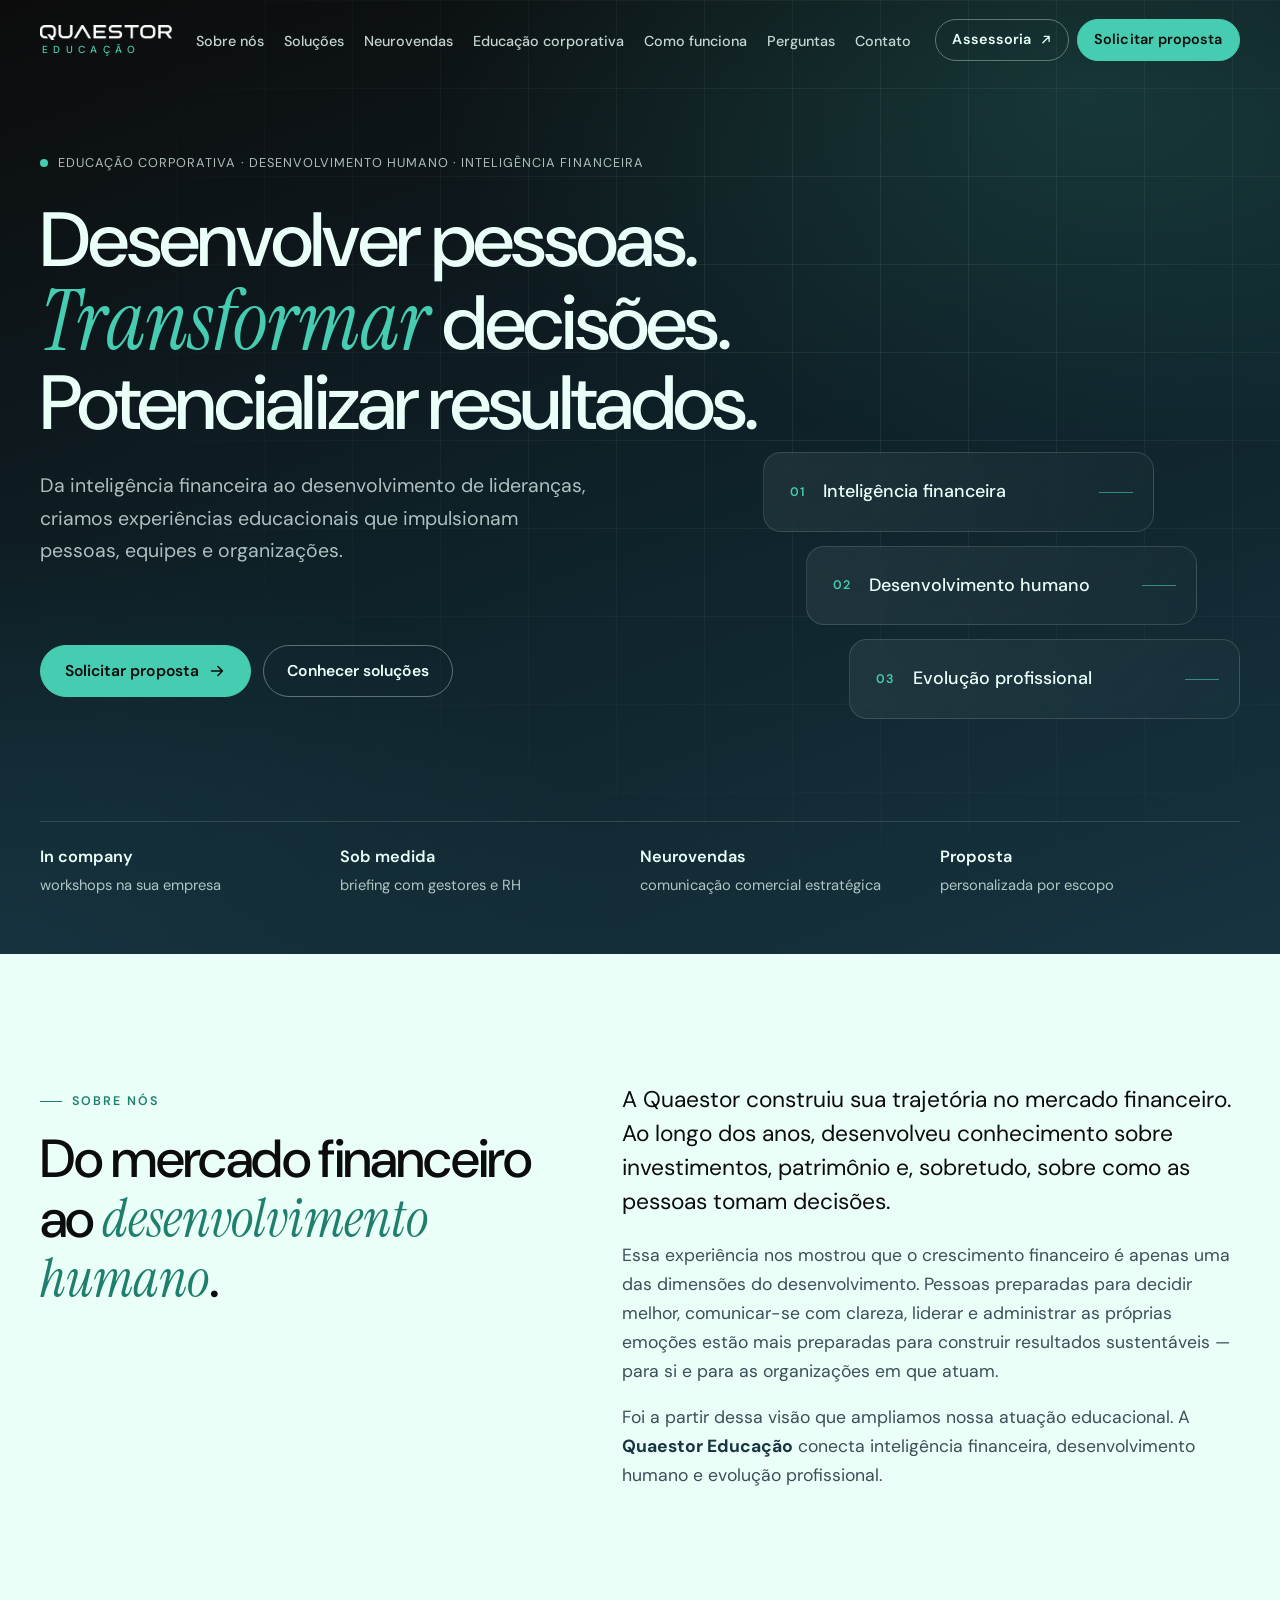
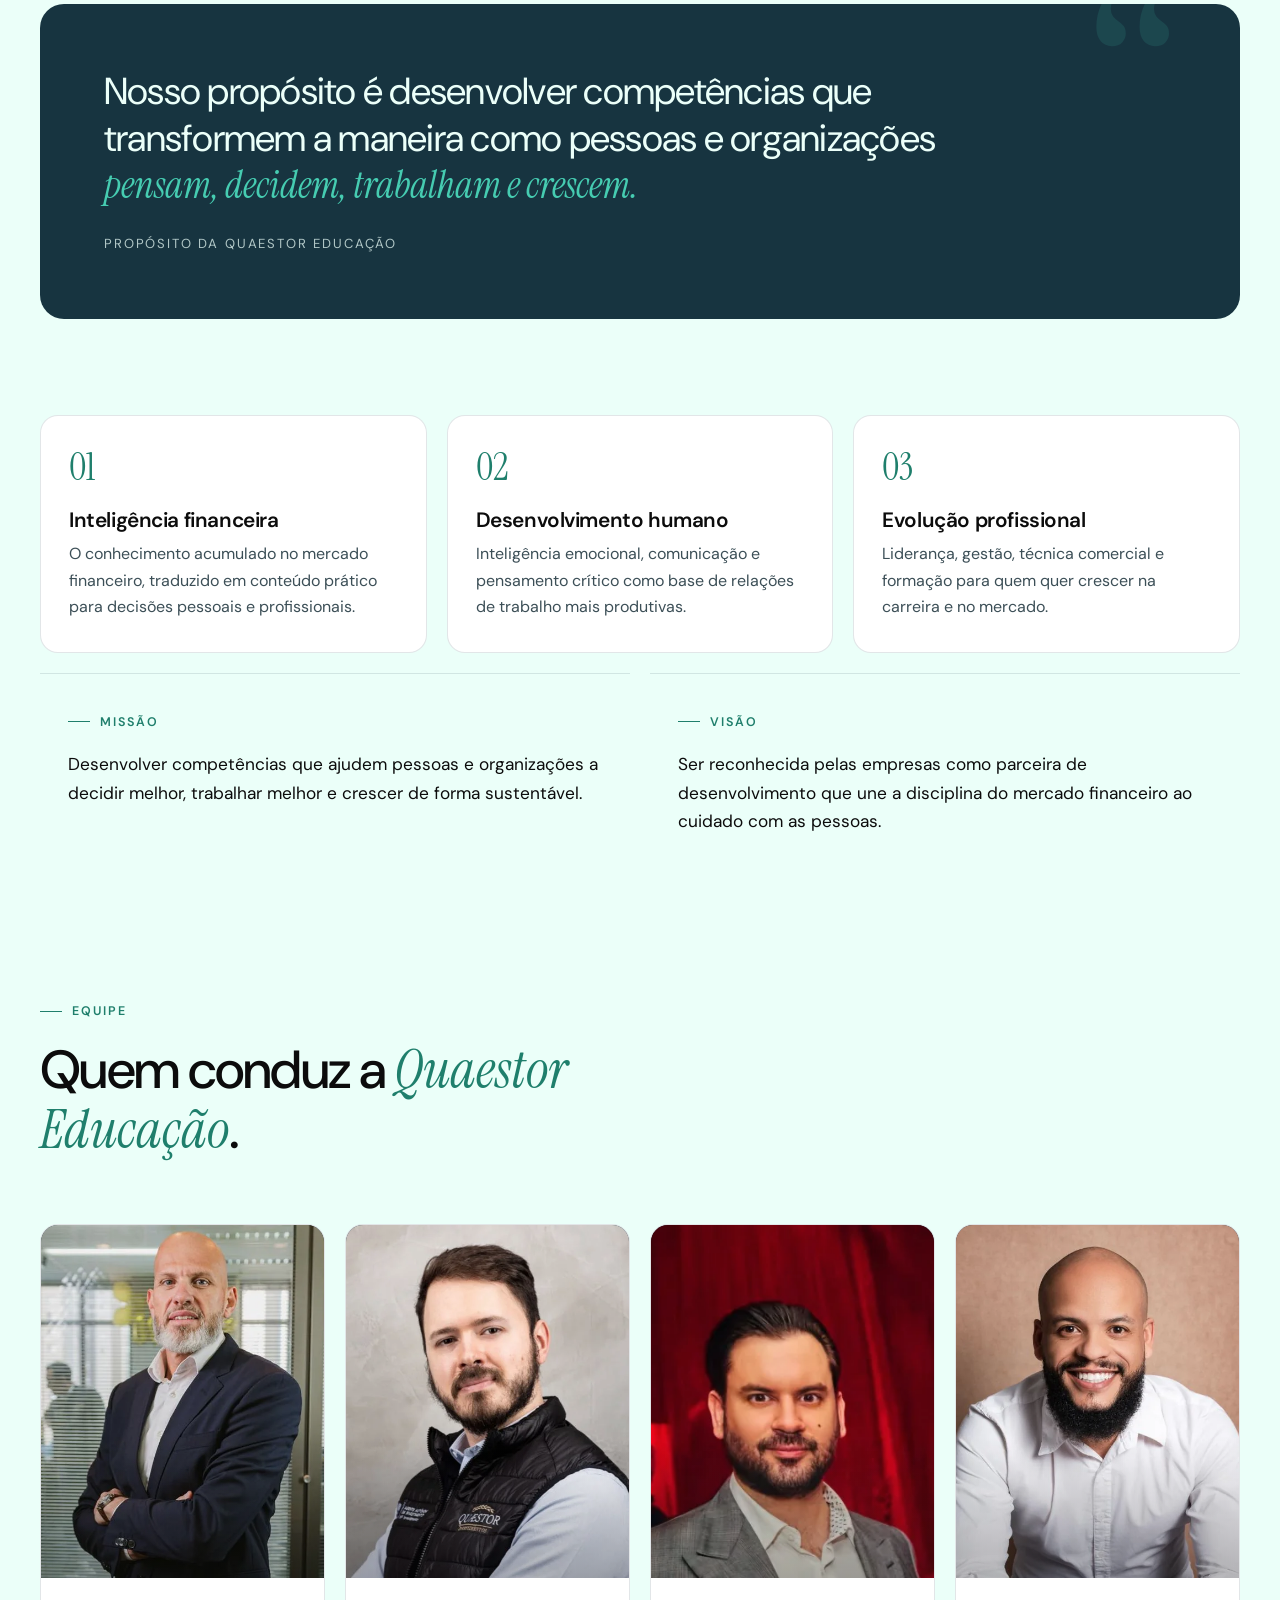
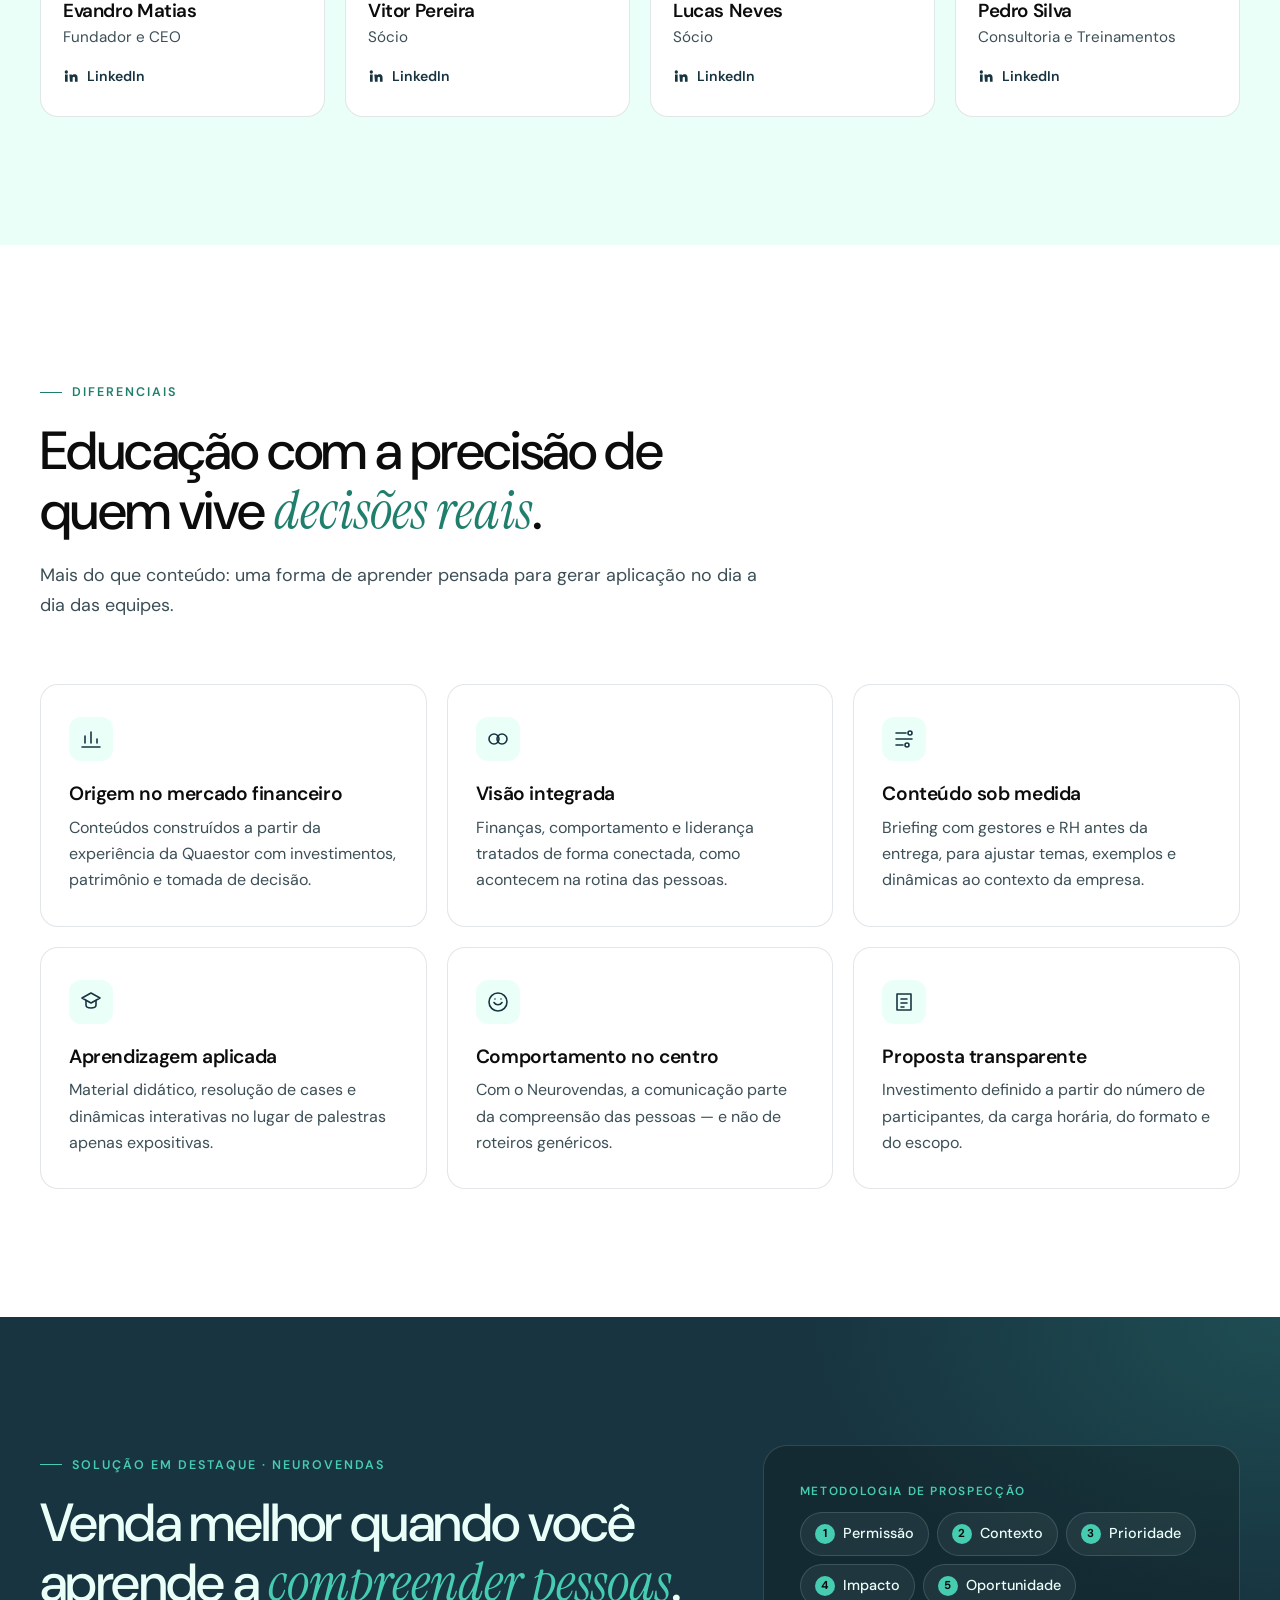
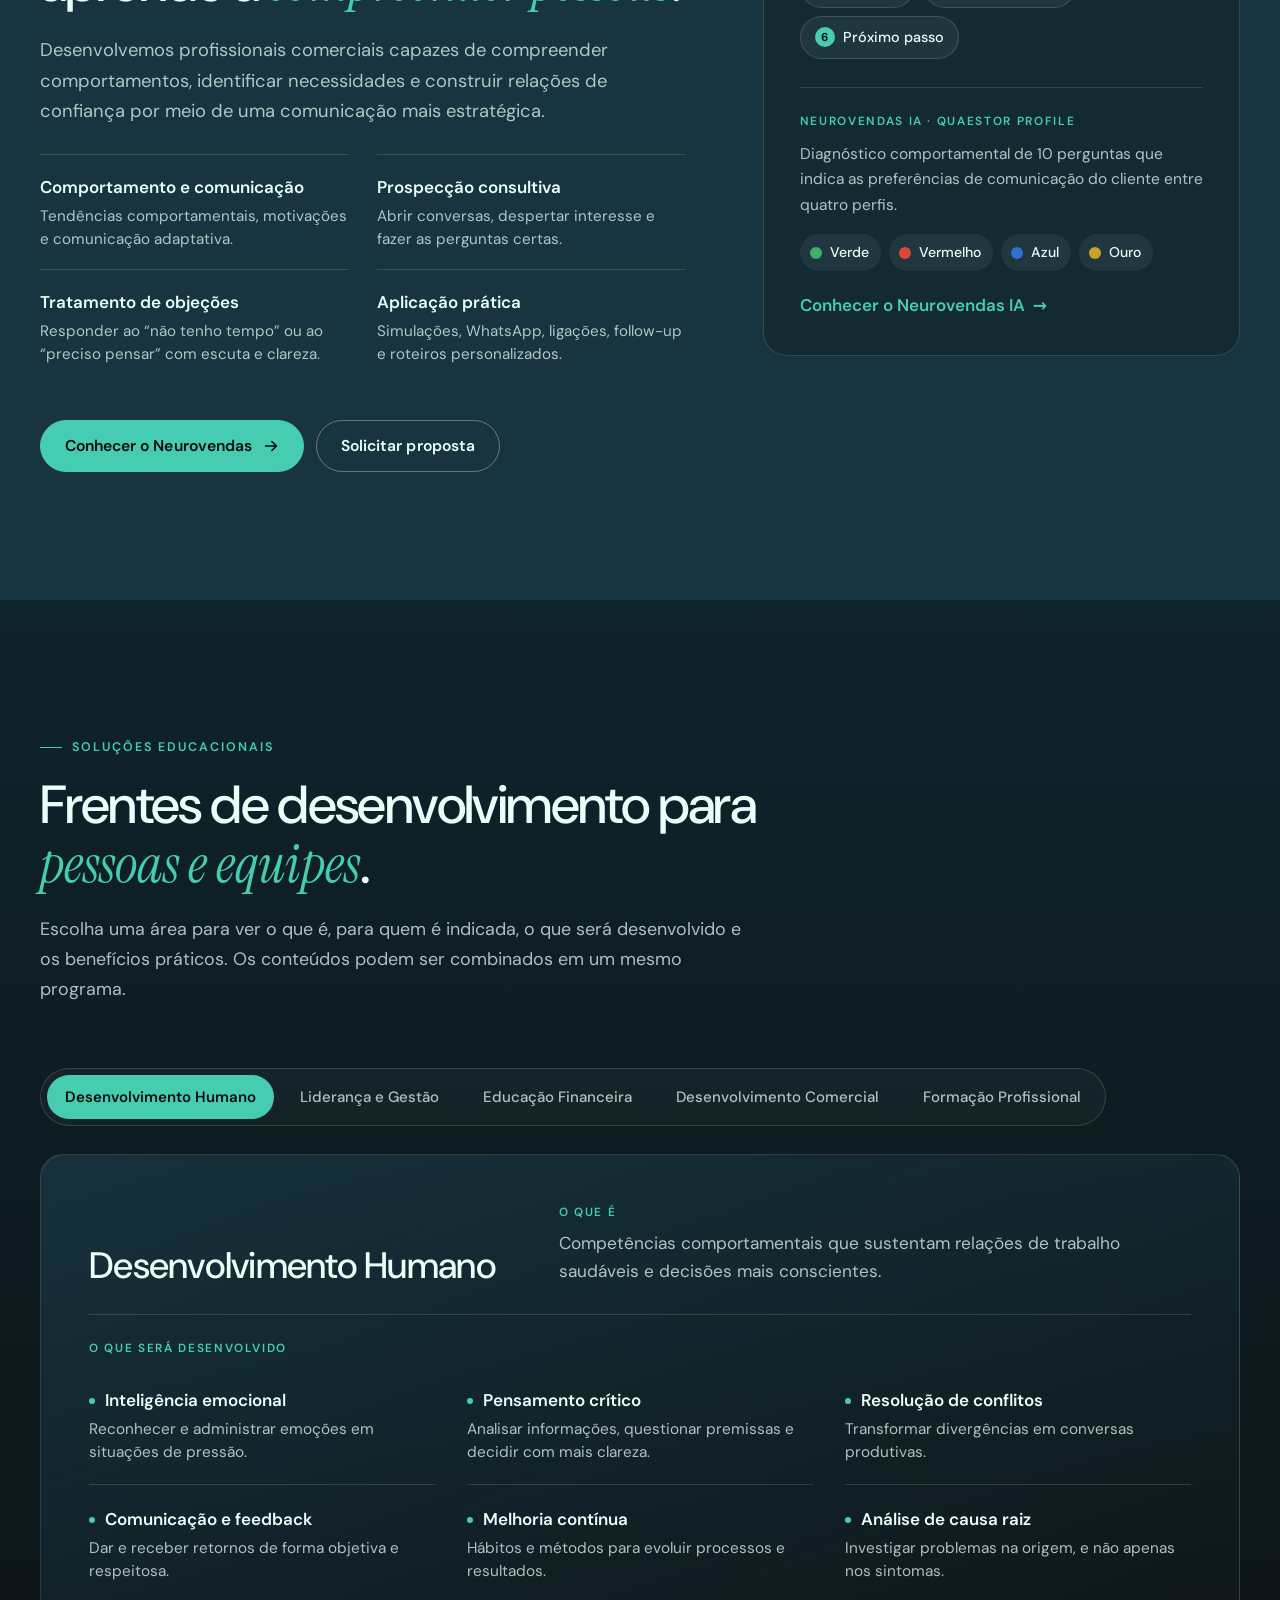
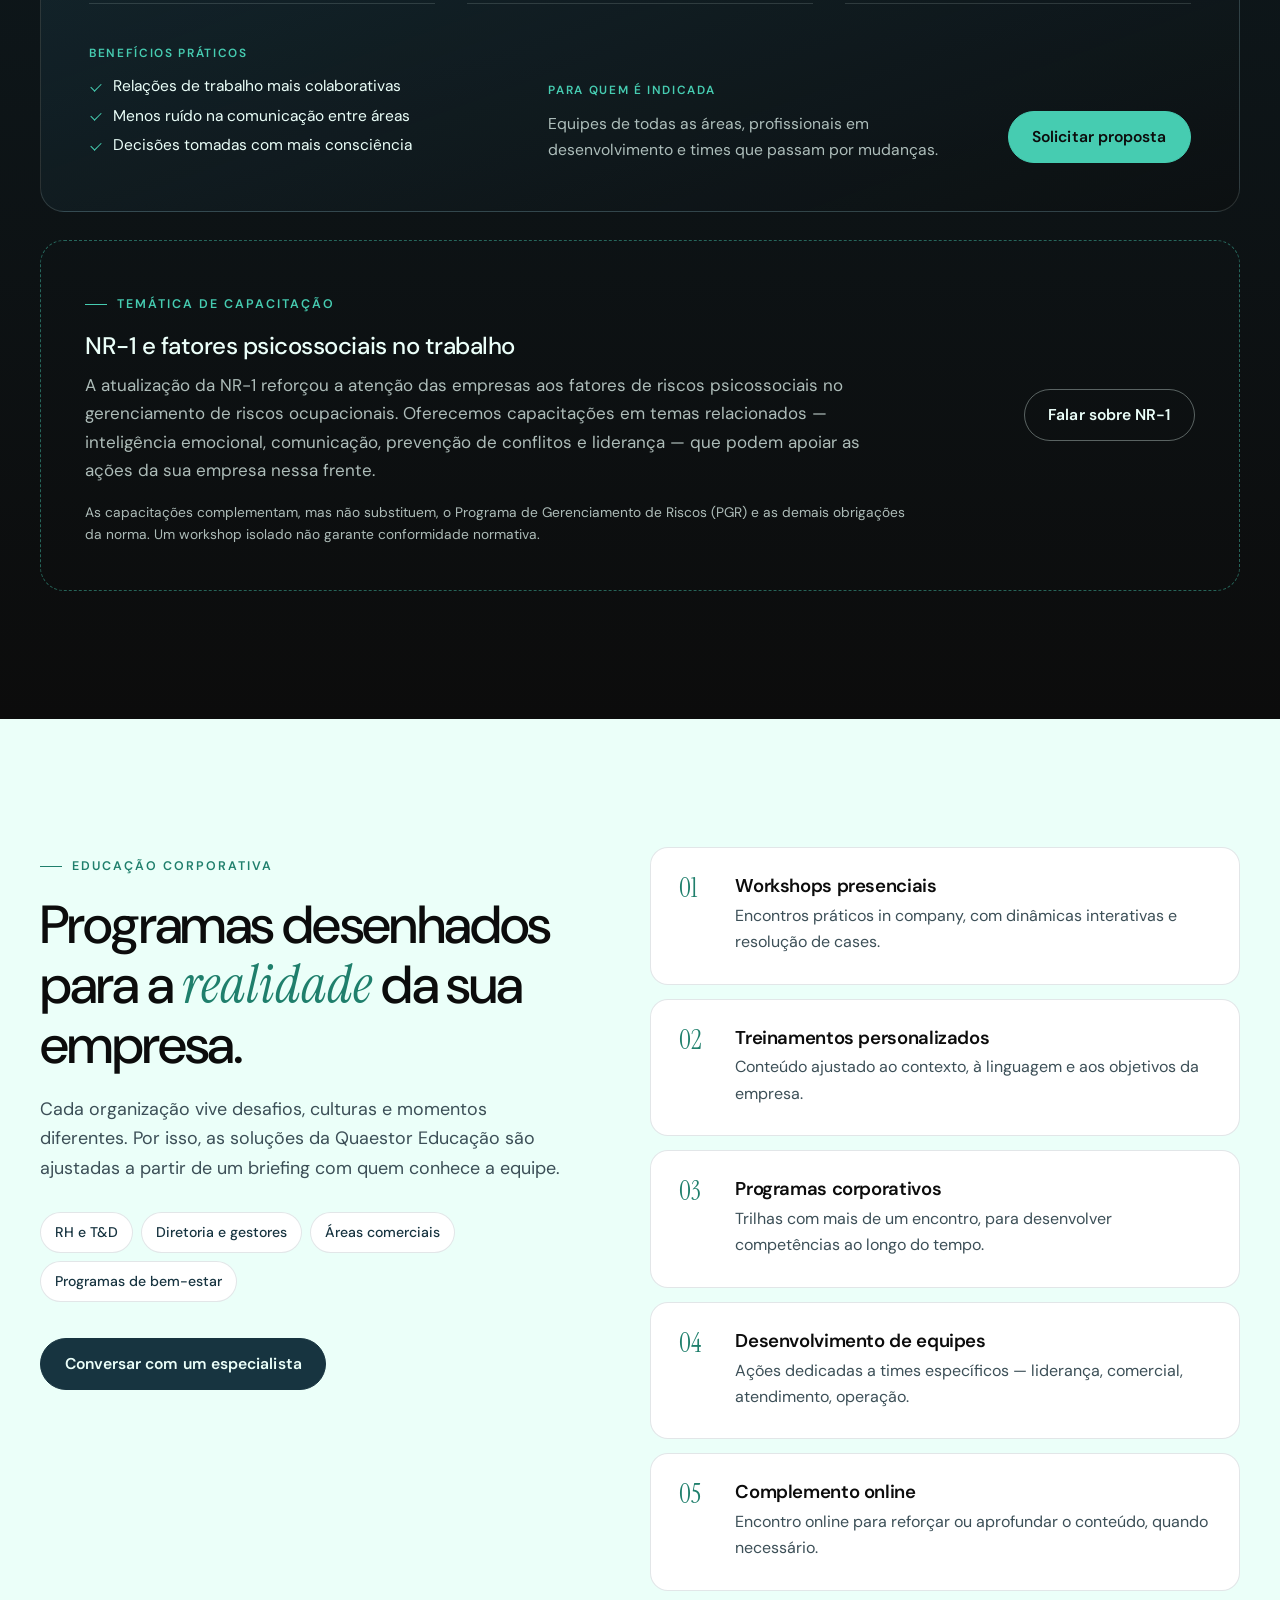
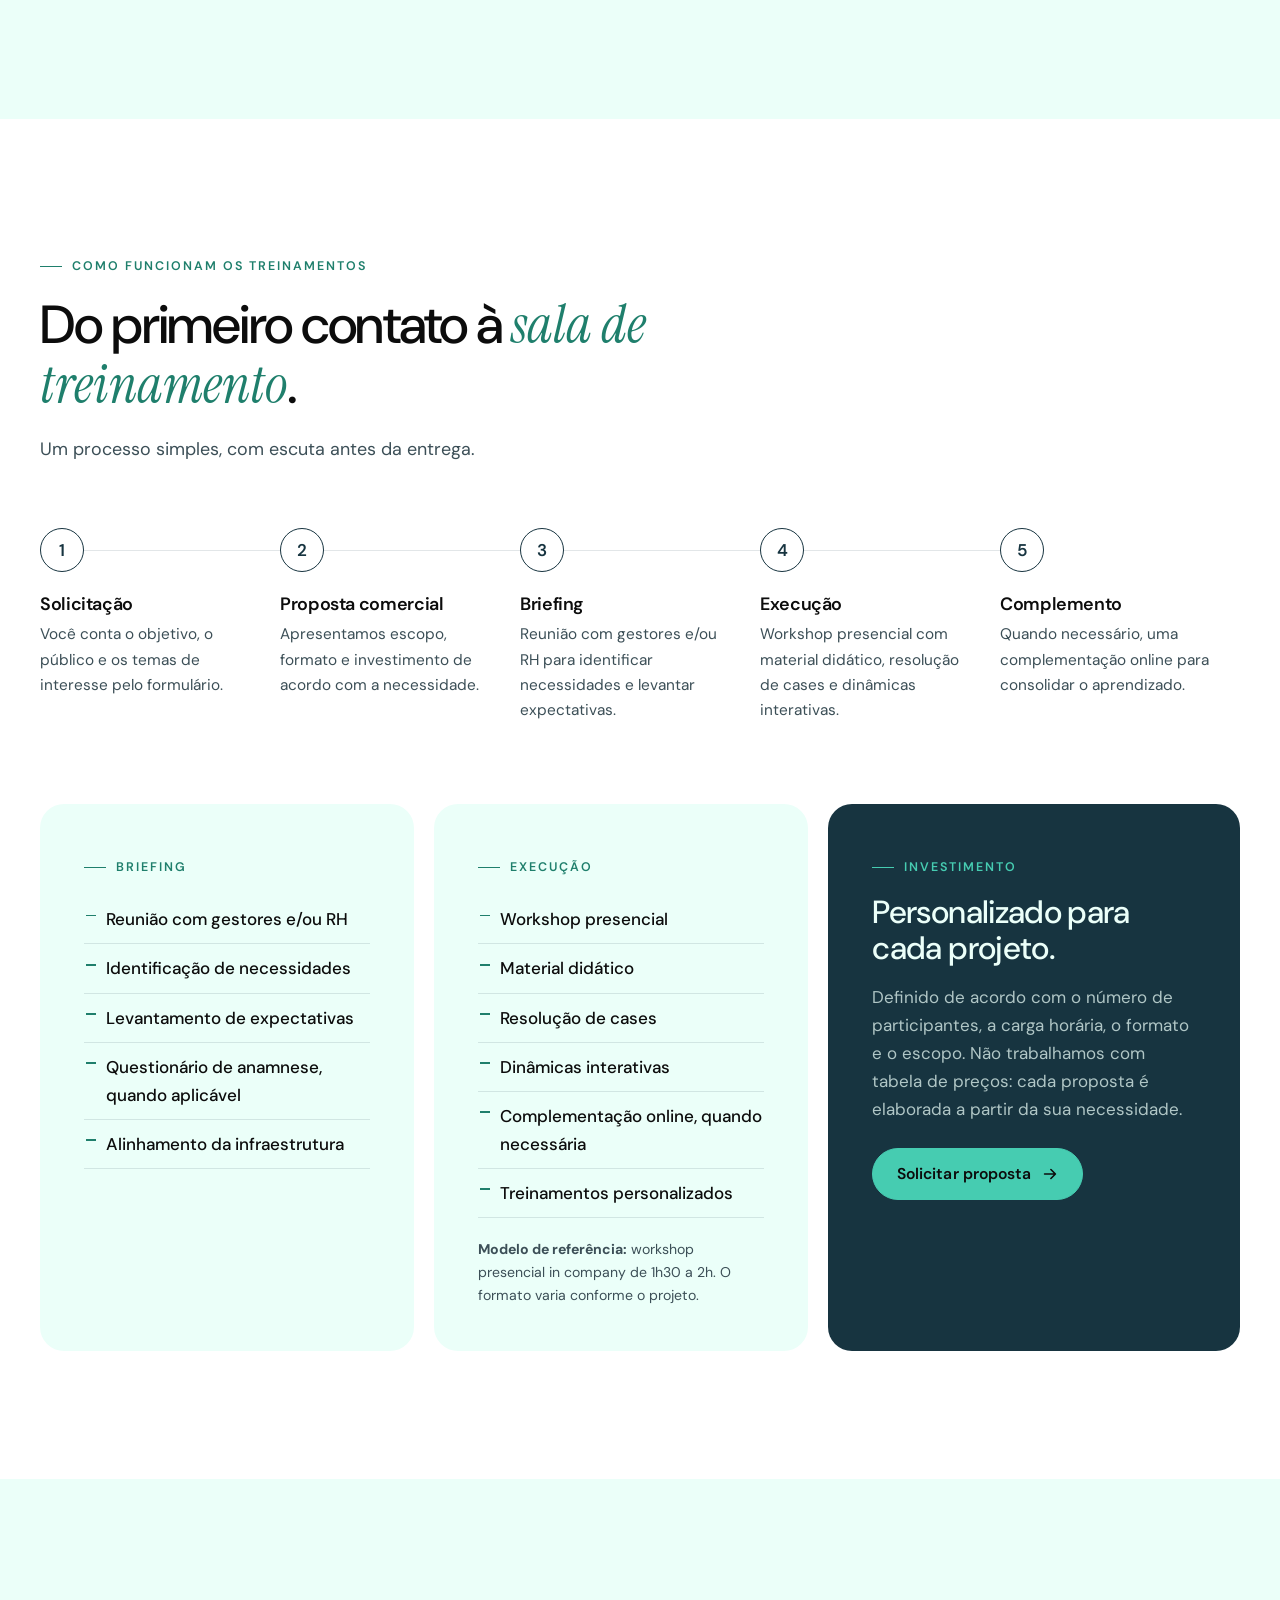
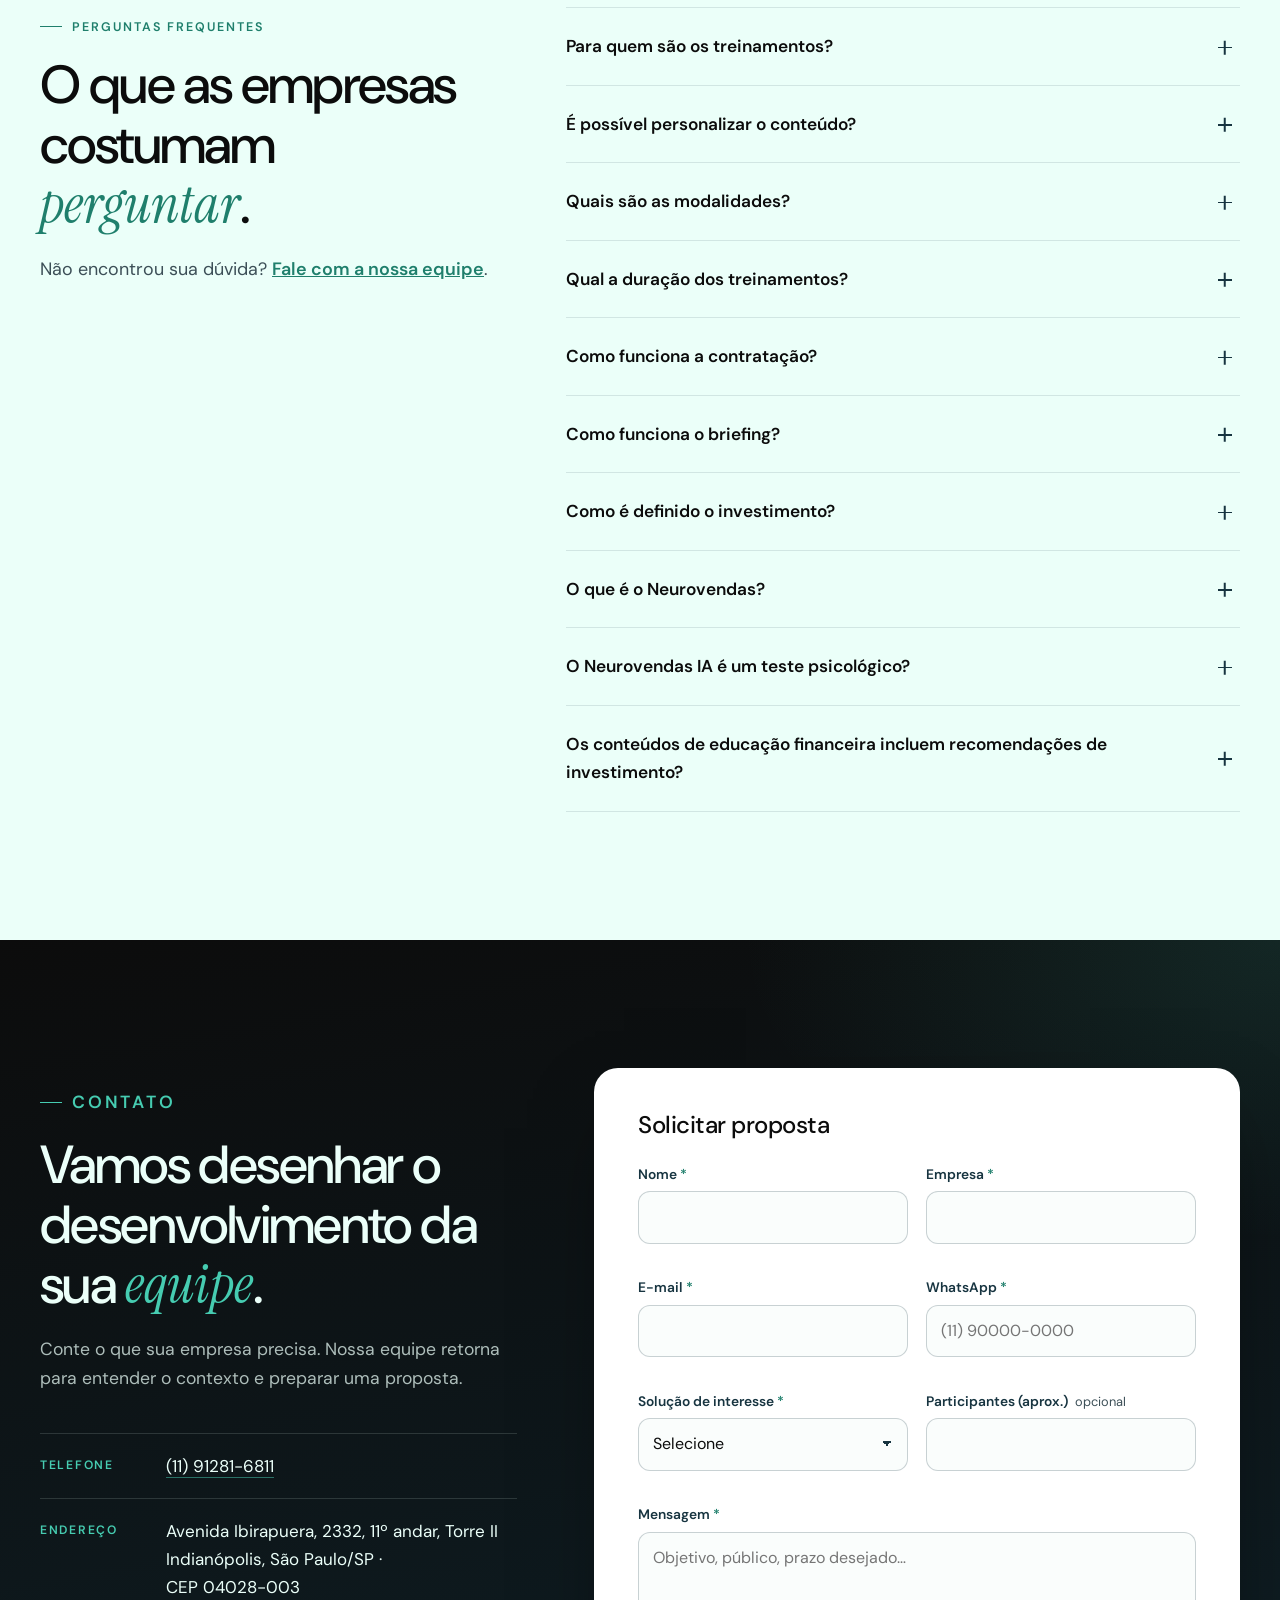
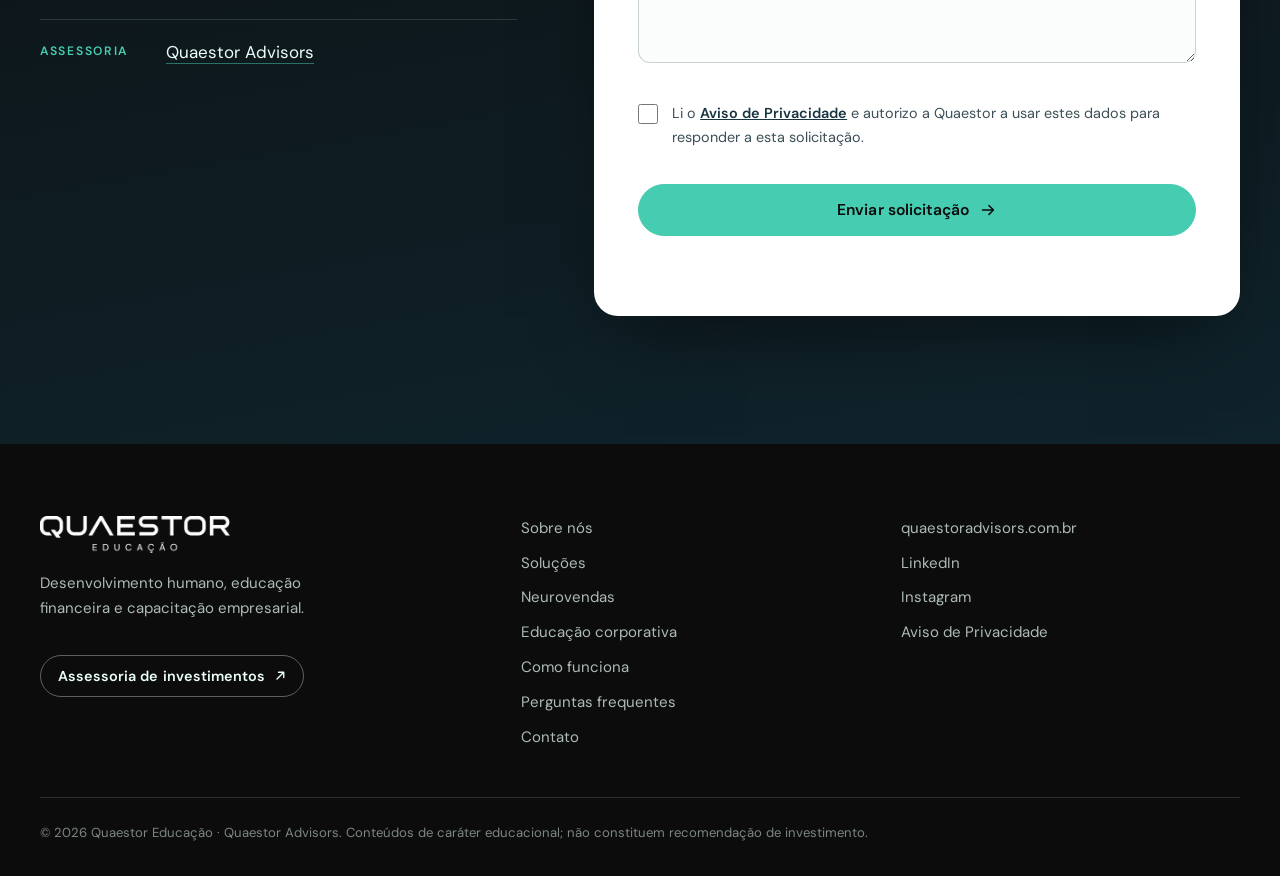
<file: index.html>
<!doctype html>
<html lang="pt-BR">
<head>
<meta charset="utf-8">
<meta name="viewport" content="width=device-width, initial-scale=1, viewport-fit=cover">
<title>Quaestor Educação | Treinamentos corporativos, liderança, Neurovendas e educação financeira</title>
<meta name="description" content="Treinamentos in company em desenvolvimento humano, liderança e gestão, Neurovendas, educação financeira e desenvolvimento comercial. Programas personalizados para empresas, gestores e equipes. Solicite uma proposta.">
<link rel="canonical" href="https://quaestoreducacao.com.br/">
<meta name="robots" content="index, follow, max-image-preview:large">
<meta name="theme-color" content="#0C0C0C">
<meta name="referrer" content="strict-origin-when-cross-origin">

<meta property="og:type" content="website">
<meta property="og:locale" content="pt_BR">
<meta property="og:site_name" content="Quaestor Educação">
<meta property="og:title" content="Quaestor Educação | Desenvolver pessoas. Transformar decisões. Potencializar resultados.">
<meta property="og:description" content="Da inteligência financeira ao desenvolvimento de lideranças, experiências educacionais que impulsionam pessoas, equipes e organizações.">
<meta property="og:url" content="https://quaestoreducacao.com.br/">
<meta property="og:image" content="https://quaestoreducacao.com.br/assets/img/og-quaestor-educacao.png">
<meta property="og:image:width" content="1200">
<meta property="og:image:height" content="630">
<meta property="og:image:alt" content="Quaestor Educação — Desenvolver pessoas. Transformar decisões. Potencializar resultados.">
<meta name="twitter:card" content="summary_large_image">

<link rel="icon" href="/assets/img/favicon-32.png" sizes="32x32" type="image/png">
<link rel="apple-touch-icon" href="/assets/img/apple-touch-icon.png">
<link rel="manifest" href="/site.webmanifest">
<link rel="preload" href="/assets/fonts/DMSans-normal-300_700-latin.woff2" as="font" type="font/woff2" crossorigin>
<link rel="preload" href="/assets/fonts/InstrumentSerif-italic-400-latin.woff2" as="font" type="font/woff2" crossorigin>
<link rel="stylesheet" href="/assets/css/site.css?v=20261106">
<script src="/assets/js/site.js?v=20261106b" defer></script>

<script type="application/ld+json">
{
  "@context": "https://schema.org",
  "@graph": [
    {
      "@type": "EducationalOrganization",
      "@id": "https://quaestoreducacao.com.br/#organizacao",
      "name": "Quaestor Educação",
      "url": "https://quaestoreducacao.com.br/",
      "logo": "https://quaestoreducacao.com.br/assets/img/icon-512.png",
      "description": "Educação corporativa e desenvolvimento humano: treinamentos in company em liderança, Neurovendas, educação financeira, desenvolvimento comercial e formação para o mercado financeiro.",
      "parentOrganization": {"@type": "Organization", "name": "Quaestor Advisors", "url": "https://quaestoradvisors.com.br/"},
      "telephone": "+55-11-91281-6811",
      "address": {"@type": "PostalAddress", "streetAddress": "Avenida Ibirapuera, 2332, 11º andar, Torre II", "addressLocality": "São Paulo", "addressRegion": "SP", "postalCode": "04028-003", "addressCountry": "BR"},
      "areaServed": {"@type": "Country", "name": "Brasil"},
      "member": [
        {"@type": "Person", "name": "Evandro Matias", "jobTitle": "Fundador e CEO", "sameAs": "https://www.linkedin.com/in/evandro-matias/"},
        {"@type": "Person", "name": "Vitor Pereira", "jobTitle": "Sócio", "sameAs": "https://www.linkedin.com/in/vitor-marques-pereira-cfp%C2%AE-b35228a2/"},
        {"@type": "Person", "name": "Lucas Neves", "jobTitle": "Sócio", "sameAs": "https://www.linkedin.com/in/lucas-neves-38437585/"},
        {"@type": "Person", "name": "Pedro Silva", "jobTitle": "Consultoria e Treinamentos", "sameAs": "https://www.linkedin.com/in/pedro-silva-primeiropedrosilva/"}
      ],
      "hasOfferCatalog": {
        "@type": "OfferCatalog",
        "name": "Soluções educacionais",
        "itemListElement": [
          {"@type": "Offer", "itemOffered": {"@type": "Service", "name": "Neurovendas", "url": "https://quaestoreducacao.com.br/neurovendas/"}},
          {"@type": "Offer", "itemOffered": {"@type": "Service", "name": "Desenvolvimento Humano"}},
          {"@type": "Offer", "itemOffered": {"@type": "Service", "name": "Liderança e Gestão"}},
          {"@type": "Offer", "itemOffered": {"@type": "Service", "name": "Educação Financeira"}},
          {"@type": "Offer", "itemOffered": {"@type": "Service", "name": "Desenvolvimento Comercial"}},
          {"@type": "Offer", "itemOffered": {"@type": "Service", "name": "Formação Profissional para o mercado financeiro"}}
        ]
      }
    },
    {"@type": "WebSite", "@id": "https://quaestoreducacao.com.br/#site", "url": "https://quaestoreducacao.com.br/", "name": "Quaestor Educação", "inLanguage": "pt-BR", "publisher": {"@id": "https://quaestoreducacao.com.br/#organizacao"}}
  ]
}
</script>
</head>
<body>
<a class="skip" href="#conteudo">Pular para o conteúdo</a>

<header class="topo" data-topo>
  <div class="wrap topo__in">
    <a class="marca" href="/" aria-label="Quaestor Educação — início">
      <img src="/assets/img/quaestor-wordmark-branco.png" width="611" height="70" alt="Quaestor">
      <span>Educação</span>
    </a>
    <nav class="nav" id="menu" aria-label="Principal" data-menu>
      <ul>
        <li><a href="/#sobre">Sobre nós</a></li>
        <li><a href="/#solucoes">Soluções</a></li>
        <li><a href="/neurovendas/">Neurovendas</a></li>
        <li><a href="/#empresas">Educação corporativa</a></li>
        <li><a href="/#como-funciona">Como funciona</a></li>
        <li><a href="/#perguntas">Perguntas</a></li>
        <li><a href="/#contato">Contato</a></li>
      </ul>
      <div class="nav__botoes">
        <a class="btn btn--linha btn--sm" href="https://quaestoradvisors.com.br/" target="_blank" rel="noopener">Assessoria <svg class="ext" viewBox="0 0 16 16" aria-hidden="true"><path d="M6 3h7v7M13 3 4 12"/></svg><span class="sr"> (abre o site da Quaestor Advisors)</span></a>
        <a class="btn btn--menta btn--sm" href="/#contato">Solicitar proposta</a>
      </div>
    </nav>
    <button class="menu-btn" type="button" aria-controls="menu" aria-expanded="false" data-menu-btn>
      <span class="sr">Abrir menu</span><i></i><i></i>
    </button>
  </div>
</header>

<main id="conteudo">

<!-- ============================== HERO -->
<section class="hero" aria-labelledby="hero-titulo">
  <div class="hero__grade" aria-hidden="true"></div>
  <div class="wrap hero__in">
    <div class="hero__texto">
      <p class="selo"><span class="ponto" aria-hidden="true"></span>Educação corporativa · Desenvolvimento humano · Inteligência financeira</p>
      <h1 id="hero-titulo">
        <span class="linha">Desenvolver pessoas.</span>
        <span class="linha"><em>Transformar</em> decisões.</span>
        <span class="linha">Potencializar resultados.</span>
      </h1>
      <p class="hero__sub">Da inteligência financeira ao desenvolvimento de lideranças, criamos experiências educacionais que impulsionam pessoas, equipes e organizações.</p>
      <div class="acoes">
        <a class="btn btn--menta" href="#contato">Solicitar proposta <svg class="seta" viewBox="0 0 20 20" aria-hidden="true"><path d="M4 10h11m-4-5 5 5-5 5"/></svg></a>
        <a class="btn btn--linha" href="#solucoes">Conhecer soluções</a>
      </div>
    </div>
    <div class="hero__visual" aria-hidden="true">
      <div class="pilares">
        <div class="pilar pilar--1"><span>01</span><strong>Inteligência financeira</strong></div>
        <div class="pilar pilar--2"><span>02</span><strong>Desenvolvimento humano</strong></div>
        <div class="pilar pilar--3"><span>03</span><strong>Evolução profissional</strong></div>
        <svg class="pilares__x" viewBox="0 0 100 100"><path d="M22 14 50 42 78 14l8 8-28 28 28 28-8 8-28-28-28 28-8-8 28-28-28-28z"/></svg>
      </div>
    </div>
  </div>
  <div class="wrap">
    <ul class="faixa">
      <li><b>In company</b> workshops na sua empresa</li>
      <li><b>Sob medida</b> briefing com gestores e RH</li>
      <li><b>Neurovendas</b> comunicação comercial estratégica</li>
      <li><b>Proposta</b> personalizada por escopo</li>
    </ul>
  </div>
</section>

<!-- ============================== SOBRE NÓS -->
<section class="secao secao--clara" id="sobre" aria-labelledby="sobre-titulo">
  <div class="wrap">
    <div class="narrativa">
      <div class="narrativa__cab revela">
        <p class="rotulo">Sobre nós</p>
        <h2 id="sobre-titulo">Do mercado financeiro ao <em>desenvolvimento humano</em>.</h2>
      </div>
      <div class="narrativa__texto revela">
        <p class="lead">A Quaestor construiu sua trajetória no mercado financeiro. Ao longo dos anos, desenvolveu conhecimento sobre investimentos, patrimônio e, sobretudo, sobre como as pessoas tomam decisões.</p>
        <p>Essa experiência nos mostrou que o crescimento financeiro é apenas uma das dimensões do desenvolvimento. Pessoas preparadas para decidir melhor, comunicar-se com clareza, liderar e administrar as próprias emoções estão mais preparadas para construir resultados sustentáveis — para si e para as organizações em que atuam.</p>
        <p>Foi a partir dessa visão que ampliamos nossa atuação educacional. A <strong>Quaestor Educação</strong> conecta inteligência financeira, desenvolvimento humano e evolução profissional.</p>
      </div>
    </div>

    <figure class="proposito revela">
      <blockquote>
        <p>Nosso propósito é desenvolver competências que transformem a maneira como pessoas e organizações <em>pensam, decidem, trabalham e crescem.</em></p>
      </blockquote>
      <figcaption>Propósito da Quaestor Educação</figcaption>
    </figure>

    <div class="tres">
      <article class="eixo revela">
        <span class="eixo__n">01</span>
        <h3>Inteligência financeira</h3>
        <p>O conhecimento acumulado no mercado financeiro, traduzido em conteúdo prático para decisões pessoais e profissionais.</p>
      </article>
      <article class="eixo revela">
        <span class="eixo__n">02</span>
        <h3>Desenvolvimento humano</h3>
        <p>Inteligência emocional, comunicação e pensamento crítico como base de relações de trabalho mais produtivas.</p>
      </article>
      <article class="eixo revela">
        <span class="eixo__n">03</span>
        <h3>Evolução profissional</h3>
        <p>Liderança, gestão, técnica comercial e formação para quem quer crescer na carreira e no mercado.</p>
      </article>
    </div>

    <div class="mv">
      <div class="mv__item revela">
        <p class="rotulo">Missão</p>
        <p>Desenvolver competências que ajudem pessoas e organizações a decidir melhor, trabalhar melhor e crescer de forma sustentável.</p>
      </div>
      <div class="mv__item revela">
        <p class="rotulo">Visão</p>
        <p>Ser reconhecida pelas empresas como parceira de desenvolvimento que une a disciplina do mercado financeiro ao cuidado com as pessoas.</p>
      </div>
    </div>

    <div class="equipe" id="equipe">
      <div class="cab revela">
        <p class="rotulo">Equipe</p>
        <h2>Quem conduz a <em>Quaestor Educação</em>.</h2>
      </div>
      <ul class="pessoas">
        <li class="pessoa revela">
          <div class="pessoa__foto" data-foto="evandro-matias"><img src="/assets/img/equipe/evandro-matias.webp" width="640" height="640" alt="Evandro Matias" loading="lazy" decoding="async"></div>
          <div class="pessoa__info">
            <h3>Evandro Matias</h3>
            <p>Fundador e CEO</p>
            <a class="in" href="https://www.linkedin.com/in/evandro-matias/" target="_blank" rel="noopener"><svg viewBox="0 0 24 24" aria-hidden="true"><path d="M4.98 3.5a2.5 2.5 0 1 1 0 5 2.5 2.5 0 0 1 0-5ZM3 9.75h4v11H3zM9.5 9.75h3.8v1.6h.06c.53-1 1.83-2.05 3.77-2.05 4.03 0 4.77 2.6 4.77 6v5.45h-4v-4.83c0-1.15-.02-2.63-1.6-2.63-1.61 0-1.86 1.25-1.86 2.55v4.91h-4z"/></svg>LinkedIn<span class="sr"> de Evandro Matias</span></a>
          </div>
        </li>
        <li class="pessoa revela">
          <div class="pessoa__foto" data-foto="vitor-pereira"><img src="/assets/img/equipe/vitor-pereira.webp" width="640" height="640" alt="Vitor Pereira" loading="lazy" decoding="async"></div>
          <div class="pessoa__info">
            <h3>Vitor Pereira</h3>
            <p>Sócio</p>
            <a class="in" href="https://www.linkedin.com/in/vitor-marques-pereira-cfp%C2%AE-b35228a2/" target="_blank" rel="noopener"><svg viewBox="0 0 24 24" aria-hidden="true"><path d="M4.98 3.5a2.5 2.5 0 1 1 0 5 2.5 2.5 0 0 1 0-5ZM3 9.75h4v11H3zM9.5 9.75h3.8v1.6h.06c.53-1 1.83-2.05 3.77-2.05 4.03 0 4.77 2.6 4.77 6v5.45h-4v-4.83c0-1.15-.02-2.63-1.6-2.63-1.61 0-1.86 1.25-1.86 2.55v4.91h-4z"/></svg>LinkedIn<span class="sr"> de Vitor Pereira</span></a>
          </div>
        </li>
        <li class="pessoa revela">
          <div class="pessoa__foto" data-foto="lucas-neves"><img src="/assets/img/equipe/lucas-neves.webp" width="400" height="400" alt="Lucas Neves" loading="lazy" decoding="async"></div>
          <div class="pessoa__info">
            <h3>Lucas Neves</h3>
            <p>Sócio</p>
            <a class="in" href="https://www.linkedin.com/in/lucas-neves-38437585/" target="_blank" rel="noopener"><svg viewBox="0 0 24 24" aria-hidden="true"><path d="M4.98 3.5a2.5 2.5 0 1 1 0 5 2.5 2.5 0 0 1 0-5ZM3 9.75h4v11H3zM9.5 9.75h3.8v1.6h.06c.53-1 1.83-2.05 3.77-2.05 4.03 0 4.77 2.6 4.77 6v5.45h-4v-4.83c0-1.15-.02-2.63-1.6-2.63-1.61 0-1.86 1.25-1.86 2.55v4.91h-4z"/></svg>LinkedIn<span class="sr"> de Lucas Neves</span></a>
          </div>
        </li>
        <li class="pessoa revela">
          <div class="pessoa__foto" data-foto="pedro"><img src="/assets/img/equipe/pedro.webp" width="640" height="640" alt="Pedro Silva" loading="lazy" decoding="async"></div>
          <div class="pessoa__info">
            <h3>Pedro Silva</h3>
            <p>Consultoria e Treinamentos</p>
            <a class="in" href="https://www.linkedin.com/in/pedro-silva-primeiropedrosilva/" target="_blank" rel="noopener"><svg viewBox="0 0 24 24" aria-hidden="true"><path d="M4.98 3.5a2.5 2.5 0 1 1 0 5 2.5 2.5 0 0 1 0-5ZM3 9.75h4v11H3zM9.5 9.75h3.8v1.6h.06c.53-1 1.83-2.05 3.77-2.05 4.03 0 4.77 2.6 4.77 6v5.45h-4v-4.83c0-1.15-.02-2.63-1.6-2.63-1.61 0-1.86 1.25-1.86 2.55v4.91h-4z"/></svg>LinkedIn<span class="sr"> de Pedro Silva</span></a>
          </div>
        </li>
      </ul>
    </div>
  </div>
</section>

<!-- ============================== DIFERENCIAIS -->
<section class="secao" id="diferenciais" aria-labelledby="dif-titulo">
  <div class="wrap">
    <div class="cab revela">
      <p class="rotulo">Diferenciais</p>
      <h2 id="dif-titulo">Educação com a precisão de quem vive <em>decisões reais</em>.</h2>
      <p>Mais do que conteúdo: uma forma de aprender pensada para gerar aplicação no dia a dia das equipes.</p>
    </div>
    <ul class="cards cards--3">
      <li class="card revela">
        <svg class="ic" viewBox="0 0 24 24" aria-hidden="true"><path d="M3 20h18M6 16V9m6 7V5m6 11v-4"/></svg>
        <h3>Origem no mercado financeiro</h3>
        <p>Conteúdos construídos a partir da experiência da Quaestor com investimentos, patrimônio e tomada de decisão.</p>
      </li>
      <li class="card revela">
        <svg class="ic" viewBox="0 0 24 24" aria-hidden="true"><circle cx="8" cy="12" r="5"/><circle cx="16" cy="12" r="5"/></svg>
        <h3>Visão integrada</h3>
        <p>Finanças, comportamento e liderança tratados de forma conectada, como acontecem na rotina das pessoas.</p>
      </li>
      <li class="card revela">
        <svg class="ic" viewBox="0 0 24 24" aria-hidden="true"><path d="M4 6h10M4 12h16M4 18h7"/><circle cx="18" cy="6" r="2"/><circle cx="15" cy="18" r="2"/></svg>
        <h3>Conteúdo sob medida</h3>
        <p>Briefing com gestores e RH antes da entrega, para ajustar temas, exemplos e dinâmicas ao contexto da empresa.</p>
      </li>
      <li class="card revela">
        <svg class="ic" viewBox="0 0 24 24" aria-hidden="true"><path d="M12 3 3 8l9 5 9-5-9-5Z"/><path d="M7 10.5V15c0 1.7 2.2 3 5 3s5-1.3 5-3v-4.5"/></svg>
        <h3>Aprendizagem aplicada</h3>
        <p>Material didático, resolução de cases e dinâmicas interativas no lugar de palestras apenas expositivas.</p>
      </li>
      <li class="card revela">
        <svg class="ic" viewBox="0 0 24 24" aria-hidden="true"><path d="M12 21a9 9 0 1 0 0-18 9 9 0 0 0 0 18Z"/><path d="M8 12.5c1 1.5 2.4 2.3 4 2.3s3-.8 4-2.3M9 9h.01M15 9h.01"/></svg>
        <h3>Comportamento no centro</h3>
        <p>Com o Neurovendas, a comunicação parte da compreensão das pessoas — e não de roteiros genéricos.</p>
      </li>
      <li class="card revela">
        <svg class="ic" viewBox="0 0 24 24" aria-hidden="true"><path d="M5 4h14v16H5z"/><path d="M9 9h6M9 13h6M9 17h3"/></svg>
        <h3>Proposta transparente</h3>
        <p>Investimento definido a partir do número de participantes, da carga horária, do formato e do escopo.</p>
      </li>
    </ul>
  </div>
</section>

<!-- ============================== NEUROVENDAS (destaque) -->
<section class="secao nv-home" id="neurovendas" aria-labelledby="nv-titulo">
  <div class="wrap">
    <div class="nv-home__in">
      <div class="revela">
        <p class="rotulo">Solução em destaque · Neurovendas</p>
        <h2 id="nv-titulo">Venda melhor quando você aprende a <em>compreender pessoas</em>.</h2>
        <p class="nv-home__lead">Desenvolvemos profissionais comerciais capazes de compreender comportamentos, identificar necessidades e construir relações de confiança por meio de uma comunicação mais estratégica.</p>
        <ul class="nv-blocos">
          <li><b>Comportamento e comunicação</b><span>Tendências comportamentais, motivações e comunicação adaptativa.</span></li>
          <li><b>Prospecção consultiva</b><span>Abrir conversas, despertar interesse e fazer as perguntas certas.</span></li>
          <li><b>Tratamento de objeções</b><span>Responder ao “não tenho tempo” ou ao “preciso pensar” com escuta e clareza.</span></li>
          <li><b>Aplicação prática</b><span>Simulações, WhatsApp, ligações, follow-up e roteiros personalizados.</span></li>
        </ul>
        <div class="acoes">
          <a class="btn btn--menta" href="/neurovendas/">Conhecer o Neurovendas <svg class="seta" viewBox="0 0 20 20" aria-hidden="true"><path d="M4 10h11m-4-5 5 5-5 5"/></svg></a>
          <a class="btn btn--linha" href="/?solucao=neurovendas#contato">Solicitar proposta</a>
        </div>
      </div>
      <div class="nv-home__lado revela">
        <p class="mini">Metodologia de prospecção</p>
        <ol class="fluxo">
          <li>Permissão</li><li>Contexto</li><li>Prioridade</li><li>Impacto</li><li>Oportunidade</li><li>Próximo passo</li>
        </ol>
        <div class="nv-ia">
          <p class="mini">Neurovendas IA · Quaestor Profile</p>
          <p>Diagnóstico comportamental de 10 perguntas que indica as preferências de comunicação do cliente entre quatro perfis.</p>
          <ul class="cores" aria-label="Perfis do Neurovendas IA">
            <li class="cor cor--verde">Verde</li><li class="cor cor--vermelho">Vermelho</li><li class="cor cor--azul">Azul</li><li class="cor cor--ouro">Ouro</li>
          </ul>
          <a class="link-seta" href="/neurovendas/#ia">Conhecer o Neurovendas IA</a>
        </div>
      </div>
    </div>
  </div>
</section>

<!-- ============================== SOLUÇÕES -->
<section class="secao secao--escura" id="solucoes" aria-labelledby="sol-titulo">
  <div class="wrap">
    <div class="cab cab--claro revela">
      <p class="rotulo">Soluções educacionais</p>
      <h2 id="sol-titulo">Frentes de desenvolvimento para <em>pessoas e equipes</em>.</h2>
      <p>Escolha uma área para ver o que é, para quem é indicada, o que será desenvolvido e os benefícios práticos. Os conteúdos podem ser combinados em um mesmo programa.</p>
    </div>

    <div class="abas" data-abas>
      <div class="abas__lista" role="tablist" aria-label="Áreas de solução">
        <button role="tab" id="aba-dh" aria-controls="painel-dh" aria-selected="true" type="button">Desenvolvimento Humano</button>
        <button role="tab" id="aba-lg" aria-controls="painel-lg" aria-selected="false" tabindex="-1" type="button">Liderança e Gestão</button>
        <button role="tab" id="aba-ef" aria-controls="painel-ef" aria-selected="false" tabindex="-1" type="button">Educação Financeira</button>
        <button role="tab" id="aba-dc" aria-controls="painel-dc" aria-selected="false" tabindex="-1" type="button">Desenvolvimento Comercial</button>
        <button role="tab" id="aba-fp" aria-controls="painel-fp" aria-selected="false" tabindex="-1" type="button">Formação Profissional</button>
      </div>

      <div class="painel" role="tabpanel" id="painel-dh" aria-labelledby="aba-dh" tabindex="0">
        <div class="painel__cab">
          <h3>Desenvolvimento Humano</h3>
          <div><p class="mini">O que é</p><p>Competências comportamentais que sustentam relações de trabalho saudáveis e decisões mais conscientes.</p></div>
        </div>
        <p class="mini painel__rot">O que será desenvolvido</p>
        <ul class="temas">
          <li><strong>Inteligência emocional</strong><span>Reconhecer e administrar emoções em situações de pressão.</span></li>
          <li><strong>Pensamento crítico</strong><span>Analisar informações, questionar premissas e decidir com mais clareza.</span></li>
          <li><strong>Resolução de conflitos</strong><span>Transformar divergências em conversas produtivas.</span></li>
          <li><strong>Comunicação e feedback</strong><span>Dar e receber retornos de forma objetiva e respeitosa.</span></li>
          <li><strong>Melhoria contínua</strong><span>Hábitos e métodos para evoluir processos e resultados.</span></li>
          <li><strong>Análise de causa raiz</strong><span>Investigar problemas na origem, e não apenas nos sintomas.</span></li>
        </ul>
        <div class="painel__pe">
          <div><p class="mini">Benefícios práticos</p><ul class="checks"><li>Relações de trabalho mais colaborativas</li><li>Menos ruído na comunicação entre áreas</li><li>Decisões tomadas com mais consciência</li></ul></div>
          <div><p class="mini">Para quem é indicada</p><p>Equipes de todas as áreas, profissionais em desenvolvimento e times que passam por mudanças.</p></div>
          <a class="btn btn--menta" href="/?solucao=desenvolvimento-humano#contato" data-solucao="desenvolvimento-humano">Solicitar proposta</a>
        </div>
      </div>

      <div class="painel" role="tabpanel" id="painel-lg" aria-labelledby="aba-lg" tabindex="0" hidden>
        <div class="painel__cab">
          <h3>Liderança e Gestão</h3>
          <div><p class="mini">O que é</p><p>Formação para quem conduz pessoas e precisa equilibrar resultado, clima e tomada de decisão.</p></div>
        </div>
        <p class="mini painel__rot">O que será desenvolvido</p>
        <ul class="temas">
          <li><strong>Academia da Liderança</strong><span>Programa estruturado de desenvolvimento de líderes, organizado em módulos.</span></li>
          <li><strong>Desenvolvimento de gestores</strong><span>Fortalecer a atuação de quem já ocupa posições de gestão.</span></li>
          <li><strong>Formação de lideranças</strong><span>Preparar novos líderes para assumir equipes com segurança.</span></li>
          <li><strong>Tomada de decisão</strong><span>Métodos para decidir com critérios, dados e responsabilidade.</span></li>
          <li><strong>Gestão de equipes</strong><span>Comunicação, alinhamento, delegação e acompanhamento do time.</span></li>
        </ul>
        <div class="painel__pe">
          <div><p class="mini">Benefícios práticos</p><ul class="checks"><li>Líderes mais preparados para conduzir pessoas</li><li>Estratégia mais próxima da rotina das equipes</li><li>Critérios mais claros para decidir</li></ul></div>
          <div><p class="mini">Para quem é indicada</p><p>Gestores, coordenadores, supervisores, novos líderes e sucessores.</p></div>
          <a class="btn btn--menta" href="/?solucao=lideranca-gestao#contato" data-solucao="lideranca-gestao">Solicitar proposta</a>
        </div>
      </div>

      <div class="painel" role="tabpanel" id="painel-ef" aria-labelledby="aba-ef" tabindex="0" hidden>
        <div class="painel__cab">
          <h3>Educação Financeira</h3>
          <div><p class="mini">O que é</p><p>A experiência da Quaestor no mercado financeiro traduzida em conhecimento prático para a vida pessoal e profissional.</p></div>
        </div>
        <p class="mini painel__rot">O que será desenvolvido</p>
        <ul class="temas">
          <li><strong>Educação financeira pessoal</strong><span>Orçamento, consumo consciente e construção de reservas.</span></li>
          <li><strong>Planejamento financeiro</strong><span>Metas, prioridades e acompanhamento ao longo do tempo.</span></li>
          <li><strong>Inteligência financeira</strong><span>Conceitos essenciais para tomar decisões financeiras melhores.</span></li>
          <li><strong>Educação financeira corporativa</strong><span>Programas para colaboradores, integrados às iniciativas de desenvolvimento e bem-estar da empresa.</span></li>
        </ul>
        <div class="painel__pe">
          <div><p class="mini">Benefícios práticos</p><ul class="checks"><li>Colaboradores mais organizados em suas finanças</li><li>Conteúdo aplicável ao dia a dia</li><li>Apoio às ações de bem-estar da empresa</li></ul></div>
          <div><p class="mini">Para quem é indicada</p><p>Colaboradores de todos os níveis, áreas de RH e programas de benefícios.</p></div>
          <a class="btn btn--menta" href="/?solucao=educacao-financeira#contato" data-solucao="educacao-financeira">Solicitar proposta</a>
        </div>
        <p class="aviso">Conteúdo de caráter educacional. Não constitui recomendação de investimento.</p>
      </div>

      <div class="painel" role="tabpanel" id="painel-dc" aria-labelledby="aba-dc" tabindex="0" hidden>
        <div class="painel__cab">
          <h3>Desenvolvimento Comercial</h3>
          <div><p class="mini">O que é</p><p>Técnica, comunicação e método para equipes que vendem, negociam e se relacionam com clientes.</p></div>
        </div>
        <p class="mini painel__rot">O que será desenvolvido</p>
        <ul class="temas">
          <li><strong>Treinamento de vendas</strong><span>Abordagem, diagnóstico de necessidades e condução até o fechamento.</span></li>
          <li><strong>Comunicação comercial</strong><span>Clareza e persuasão na apresentação de soluções e propostas.</span></li>
          <li><strong>Técnicas de negociação</strong><span>Preparação, concessões e construção de acordos sustentáveis.</span></li>
          <li><strong>Desenvolvimento de equipes comerciais</strong><span>Rotina, metas e evolução contínua do time.</span></li>
        </ul>
        <div class="painel__pe">
          <div><p class="mini">Benefícios práticos</p><ul class="checks"><li>Abordagens comerciais mais consistentes</li><li>Negociações mais bem preparadas</li><li>Equipe alinhada em método e linguagem</li></ul></div>
          <div><p class="mini">Para quem é indicada</p><p>Equipes comerciais, de atendimento e de relacionamento, e gestores de vendas.</p></div>
          <a class="btn btn--menta" href="/?solucao=desenvolvimento-comercial#contato" data-solucao="desenvolvimento-comercial">Solicitar proposta</a>
        </div>
        <p class="aviso">Quer aprofundar a comunicação comercial a partir do comportamento do cliente? Conheça o <a href="/neurovendas/">Neurovendas</a>.</p>
      </div>

      <div class="painel" role="tabpanel" id="painel-fp" aria-labelledby="aba-fp" tabindex="0" hidden>
        <div class="painel__cab">
          <h3>Formação Profissional</h3>
          <div><p class="mini">O que é</p><p>Preparação para quem deseja ingressar ou crescer no mercado financeiro.</p></div>
        </div>
        <p class="mini painel__rot">O que será desenvolvido</p>
        <ul class="temas">
          <li><strong>Preparatório ANCORD</strong><span>Preparação para o exame de certificação da ANCORD, voltado a quem deseja atuar como assessor de investimentos.</span></li>
          <li><strong>Formação para o mercado financeiro</strong><span>Fundamentos, rotina e desenvolvimento para quem atua ou quer atuar no setor.</span></li>
        </ul>
        <div class="painel__pe">
          <div><p class="mini">Benefícios práticos</p><ul class="checks"><li>Base técnica estruturada</li><li>Conexão com a prática do mercado</li><li>Orientação para o desenvolvimento da carreira</li></ul></div>
          <div><p class="mini">Para quem é indicada</p><p>Profissionais em transição de carreira, estudantes e equipes de escritórios e instituições financeiras.</p></div>
          <a class="btn btn--menta" href="/?solucao=formacao-profissional#contato" data-solucao="formacao-profissional">Solicitar proposta</a>
        </div>
      </div>
    </div>

    <aside class="nr1 revela" aria-labelledby="nr1-titulo">
      <div>
        <p class="rotulo">Temática de capacitação</p>
        <h3 id="nr1-titulo">NR-1 e fatores psicossociais no trabalho</h3>
        <p>A atualização da NR-1 reforçou a atenção das empresas aos fatores de riscos psicossociais no gerenciamento de riscos ocupacionais. Oferecemos capacitações em temas relacionados — inteligência emocional, comunicação, prevenção de conflitos e liderança — que podem apoiar as ações da sua empresa nessa frente.</p>
        <p class="aviso">As capacitações complementam, mas não substituem, o Programa de Gerenciamento de Riscos (PGR) e as demais obrigações da norma. Um workshop isolado não garante conformidade normativa.</p>
      </div>
      <a class="btn btn--linha" href="/?solucao=nr1-saude-emocional#contato" data-solucao="nr1-saude-emocional">Falar sobre NR-1</a>
    </aside>
  </div>
</section>

<!-- ============================== EDUCAÇÃO CORPORATIVA -->
<section class="secao secao--clara" id="empresas" aria-labelledby="emp-titulo">
  <div class="wrap">
    <div class="duas">
      <div class="cab revela">
        <p class="rotulo">Educação corporativa</p>
        <h2 id="emp-titulo">Programas desenhados para a <em>realidade</em> da sua empresa.</h2>
        <p>Cada organização vive desafios, culturas e momentos diferentes. Por isso, as soluções da Quaestor Educação são ajustadas a partir de um briefing com quem conhece a equipe.</p>
        <ul class="tags" aria-label="Áreas que costumam nos procurar">
          <li>RH e T&amp;D</li><li>Diretoria e gestores</li><li>Áreas comerciais</li><li>Programas de bem-estar</li>
        </ul>
        <div class="acoes">
          <a class="btn btn--escuro" href="#contato">Conversar com um especialista</a>
        </div>
      </div>
      <ul class="formatos">
        <li class="formato revela"><h3>Workshops presenciais</h3><p>Encontros práticos in company, com dinâmicas interativas e resolução de cases.</p></li>
        <li class="formato revela"><h3>Treinamentos personalizados</h3><p>Conteúdo ajustado ao contexto, à linguagem e aos objetivos da empresa.</p></li>
        <li class="formato revela"><h3>Programas corporativos</h3><p>Trilhas com mais de um encontro, para desenvolver competências ao longo do tempo.</p></li>
        <li class="formato revela"><h3>Desenvolvimento de equipes</h3><p>Ações dedicadas a times específicos — liderança, comercial, atendimento, operação.</p></li>
        <li class="formato revela"><h3>Complemento online</h3><p>Encontro online para reforçar ou aprofundar o conteúdo, quando necessário.</p></li>
      </ul>
    </div>
  </div>
</section>

<!-- ============================== COMO FUNCIONA -->
<section class="secao" id="como-funciona" aria-labelledby="cf-titulo">
  <div class="wrap">
    <div class="cab revela">
      <p class="rotulo">Como funcionam os treinamentos</p>
      <h2 id="cf-titulo">Do primeiro contato à <em>sala de treinamento</em>.</h2>
      <p>Um processo simples, com escuta antes da entrega.</p>
    </div>

    <ol class="etapas">
      <li class="etapa revela"><span class="etapa__n">1</span><h3>Solicitação</h3><p>Você conta o objetivo, o público e os temas de interesse pelo formulário.</p></li>
      <li class="etapa revela"><span class="etapa__n">2</span><h3>Proposta comercial</h3><p>Apresentamos escopo, formato e investimento de acordo com a necessidade.</p></li>
      <li class="etapa revela"><span class="etapa__n">3</span><h3>Briefing</h3><p>Reunião com gestores e/ou RH para identificar necessidades e levantar expectativas.</p></li>
      <li class="etapa revela"><span class="etapa__n">4</span><h3>Execução</h3><p>Workshop presencial com material didático, resolução de cases e dinâmicas interativas.</p></li>
      <li class="etapa revela"><span class="etapa__n">5</span><h3>Complemento</h3><p>Quando necessário, uma complementação online para consolidar o aprendizado.</p></li>
    </ol>

    <div class="modelo modelo--3">
      <div class="modelo__card revela">
        <p class="rotulo">Briefing</p>
        <ul class="lista-simples">
          <li>Reunião com gestores e/ou RH</li>
          <li>Identificação de necessidades</li>
          <li>Levantamento de expectativas</li>
          <li>Questionário de anamnese, quando aplicável</li>
          <li>Alinhamento da infraestrutura</li>
        </ul>
      </div>
      <div class="modelo__card revela">
        <p class="rotulo">Execução</p>
        <ul class="lista-simples">
          <li>Workshop presencial</li>
          <li>Material didático</li>
          <li>Resolução de cases</li>
          <li>Dinâmicas interativas</li>
          <li>Complementação online, quando necessária</li>
          <li>Treinamentos personalizados</li>
        </ul>
        <p class="nota"><b>Modelo de referência:</b> workshop presencial in company de 1h30 a 2h. O formato varia conforme o projeto.</p>
      </div>
      <div class="modelo__inv revela">
        <p class="rotulo">Investimento</p>
        <h3>Personalizado para cada projeto.</h3>
        <p>Definido de acordo com o número de participantes, a carga horária, o formato e o escopo. Não trabalhamos com tabela de preços: cada proposta é elaborada a partir da sua necessidade.</p>
        <a class="btn btn--menta" href="#contato">Solicitar proposta <svg class="seta" viewBox="0 0 20 20" aria-hidden="true"><path d="M4 10h11m-4-5 5 5-5 5"/></svg></a>
      </div>
    </div>
  </div>
</section>

<!-- ============================== FAQ -->
<section class="secao secao--clara" id="perguntas" aria-labelledby="faq-titulo">
  <div class="wrap faq">
    <div class="cab revela">
      <p class="rotulo">Perguntas frequentes</p>
      <h2 id="faq-titulo">O que as empresas costumam <em>perguntar</em>.</h2>
      <p>Não encontrou sua dúvida? <a href="#contato">Fale com a nossa equipe</a>.</p>
    </div>
    <div class="faq__lista">
      <details><summary>Para quem são os treinamentos?</summary><p>Para empresas que desejam desenvolver suas equipes — de colaboradores a líderes — e para profissionais que buscam formação para o mercado financeiro.</p></details>
      <details><summary>É possível personalizar o conteúdo?</summary><p>Sim. Temas, exemplos e dinâmicas são ajustados a partir do briefing com gestores e/ou RH, de acordo com os objetivos e a realidade da equipe.</p></details>
      <details><summary>Quais são as modalidades?</summary><p>O formato principal é o workshop presencial in company, realizado no espaço da sua empresa. Quando necessário, há complementação online. Outros formatos podem ser avaliados na proposta.</p></details>
      <details><summary>Qual a duração dos treinamentos?</summary><p>O workshop de referência dura de 1h30 a 2h. Programas com mais encontros ou maior carga horária são definidos conforme o escopo.</p></details>
      <details><summary>Como funciona a contratação?</summary><p>Você envia a solicitação, recebemos o contexto e apresentamos uma proposta com escopo, formato e investimento. Com a proposta aprovada, seguimos para o briefing e o planejamento da entrega.</p></details>
      <details><summary>Como funciona o briefing?</summary><p>É uma reunião com gestores e/ou RH para identificar necessidades e levantar expectativas. Quando aplicável, inclui questionário de anamnese e o alinhamento da infraestrutura do local.</p></details>
      <details><summary>Como é definido o investimento?</summary><p>Pelo número de participantes, pela carga horária, pelo formato e pelo escopo. Não há tabela fixa: cada proposta é personalizada.</p></details>
      <details><summary>O que é o Neurovendas?</summary><p>Um treinamento comercial que ensina o profissional a compreender comportamentos, identificar necessidades e conduzir conversas melhores — da prospecção ao tratamento de objeções —, sem manipulação ou pressão.</p></details>
      <details><summary>O Neurovendas IA é um teste psicológico?</summary><p>Não. É uma ferramenta de apoio comercial: indica preferências declaradas de comunicação e decisão a partir de 10 respostas. Não é diagnóstico psicológico, avaliação científica validada nem perfil de investidor.</p></details>
      <details><summary>Os conteúdos de educação financeira incluem recomendações de investimento?</summary><p>Não. Os conteúdos têm caráter educacional e não constituem recomendação de investimento. Para assessoria de investimentos, conheça a <a href="https://quaestoradvisors.com.br/" target="_blank" rel="noopener">Quaestor Advisors</a>.</p></details>
    </div>
  </div>
</section>

<!-- ============================== CONTATO -->
<section class="secao secao--escura contato" id="contato" aria-labelledby="ct-titulo">
  <div class="wrap contato__in">
    <div class="contato__info revela">
      <p class="rotulo">Contato</p>
      <h2 id="ct-titulo">Vamos desenhar o desenvolvimento da sua <em>equipe</em>.</h2>
      <p>Conte o que sua empresa precisa. Nossa equipe retorna para entender o contexto e preparar uma proposta.</p>
      <dl class="dados">
        <div><dt>Telefone</dt><dd><a href="tel:+5511912816811">(11) 91281-6811</a></dd></div>
        <div><dt>Endereço</dt><dd>Avenida Ibirapuera, 2332, 11º andar, Torre II<br>Indianópolis, São Paulo/SP · <span class="nw">CEP 04028-003</span></dd></div>
        <div><dt>Assessoria</dt><dd><a href="https://quaestoradvisors.com.br/" target="_blank" rel="noopener">Quaestor Advisors</a></dd></div>
      </dl>
    </div>

    <form class="form revela" id="form-proposta" novalidate data-form
          data-endpoint="https://profile.quaestoradvisors.com.br/api/leads/educacao"
          data-notificar="/api/notificar.php"
          data-privacidade="2026.11.1">
      <h3 class="form__tit">Solicitar proposta</h3>
      <div class="campos">
        <div class="campo">
          <label for="f-nome">Nome <abbr title="obrigatório">*</abbr></label>
          <input id="f-nome" name="nome" type="text" autocomplete="name" required minlength="3" maxlength="120">
          <p class="erro" id="e-nome" aria-live="polite"></p>
        </div>
        <div class="campo">
          <label for="f-empresa">Empresa <abbr title="obrigatório">*</abbr></label>
          <input id="f-empresa" name="empresa" type="text" autocomplete="organization" required minlength="2" maxlength="160">
          <p class="erro" id="e-empresa" aria-live="polite"></p>
        </div>
        <div class="campo">
          <label for="f-email">E-mail <abbr title="obrigatório">*</abbr></label>
          <input id="f-email" name="email" type="email" autocomplete="email" required maxlength="160" inputmode="email">
          <p class="erro" id="e-email" aria-live="polite"></p>
        </div>
        <div class="campo">
          <label for="f-whatsapp">WhatsApp <abbr title="obrigatório">*</abbr></label>
          <input id="f-whatsapp" name="whatsapp" type="tel" autocomplete="tel-national" required maxlength="16" inputmode="tel" placeholder="(11) 90000-0000">
          <p class="erro" id="e-whatsapp" aria-live="polite"></p>
        </div>
        <div class="campo">
          <label for="f-solucao">Solução de interesse <abbr title="obrigatório">*</abbr></label>
          <select id="f-solucao" name="solucao" required>
            <option value="">Selecione</option>
            <option value="neurovendas">Neurovendas (treinamento comercial)</option>
            <option value="neurovendas-ia">Neurovendas IA (Quaestor Profile)</option>
            <option value="desenvolvimento-humano">Desenvolvimento Humano</option>
            <option value="lideranca-gestao">Liderança e Gestão</option>
            <option value="educacao-financeira">Educação Financeira</option>
            <option value="desenvolvimento-comercial">Desenvolvimento Comercial</option>
            <option value="formacao-profissional">Formação Profissional (ANCORD e mercado financeiro)</option>
            <option value="nr1-saude-emocional">NR-1: capacitação em fatores psicossociais</option>
            <option value="programa-personalizado">Programa personalizado / ainda não sei</option>
          </select>
          <p class="erro" id="e-solucao" aria-live="polite"></p>
        </div>
        <div class="campo">
          <label for="f-participantes">Participantes (aprox.) <span class="opc">opcional</span></label>
          <input id="f-participantes" name="participantes" type="number" min="1" max="100000" step="1" inputmode="numeric">
          <p class="erro" id="e-participantes" aria-live="polite"></p>
        </div>
        <div class="campo campo--largo">
          <label for="f-mensagem">Mensagem <abbr title="obrigatório">*</abbr></label>
          <textarea id="f-mensagem" name="mensagem" rows="4" required minlength="10" maxlength="2000" placeholder="Objetivo, público, prazo desejado…"></textarea>
          <p class="erro" id="e-mensagem" aria-live="polite"></p>
        </div>
        <div class="campo campo--isca" aria-hidden="true">
          <label for="f-site">Site (deixe em branco)</label>
          <input id="f-site" name="site" type="text" tabindex="-1" autocomplete="off">
        </div>
        <div class="campo campo--largo">
          <label class="aceite"><input type="checkbox" name="consentimento" id="f-consentimento" required>
            <span>Li o <a href="/privacidade/" target="_blank" rel="noopener">Aviso de Privacidade</a> e autorizo a Quaestor a usar estes dados para responder a esta solicitação.</span></label>
          <p class="erro" id="e-consentimento" aria-live="polite"></p>
        </div>
      </div>
      <button class="btn btn--menta btn--bloco" type="submit" data-enviar>
        <span data-rotulo>Enviar solicitação</span>
        <svg class="seta" viewBox="0 0 20 20" aria-hidden="true"><path d="M4 10h11m-4-5 5 5-5 5"/></svg>
      </button>
      <p class="form__status" role="status" aria-live="polite" data-status></p>
    </form>

    <div class="sucesso" data-sucesso hidden tabindex="-1">
      <svg viewBox="0 0 48 48" aria-hidden="true"><circle cx="24" cy="24" r="22"/><path d="m15 25 6 6 12-13"/></svg>
      <h3>Solicitação recebida.</h3>
      <p>Obrigado! Nossa equipe vai analisar as informações e entrar em contato pelo e-mail ou WhatsApp informado.</p>
      <p class="protocolo" data-protocolo></p>
    </div>
  </div>
</section>

</main>

<footer class="rodape">
  <div class="wrap rodape__in">
    <div class="rodape__marca">
      <a href="/" aria-label="Quaestor Educação — início"><img class="rodape__logo" src="/assets/img/quaestor-educacao-branco.png" width="420" height="82"alt="Quaestor Educação"></a>
      <p>Desenvolvimento humano, educação financeira e capacitação empresarial.</p>
      <a class="btn btn--linha btn--sm" href="https://quaestoradvisors.com.br/" target="_blank" rel="noopener">Assessoria de investimentos <svg class="ext" viewBox="0 0 16 16" aria-hidden="true"><path d="M6 3h7v7M13 3 4 12"/></svg></a>
    </div>
    <nav aria-label="Rodapé">
      <ul>
        <li><a href="/#sobre">Sobre nós</a></li>
        <li><a href="/#solucoes">Soluções</a></li>
        <li><a href="/neurovendas/">Neurovendas</a></li>
        <li><a href="/#empresas">Educação corporativa</a></li>
        <li><a href="/#como-funciona">Como funciona</a></li>
        <li><a href="/#perguntas">Perguntas frequentes</a></li>
        <li><a href="/#contato">Contato</a></li>
      </ul>
    </nav>
    <div class="rodape__links">
      <a href="https://quaestoradvisors.com.br/" target="_blank" rel="noopener">quaestoradvisors.com.br</a>
      <a href="https://www.linkedin.com/company/quaestoradvisors/" rel="noopener" target="_blank">LinkedIn</a>
      <a href="https://www.instagram.com/quaestorinvestimentos/" rel="noopener" target="_blank">Instagram</a>
      <a href="/privacidade/">Aviso de Privacidade</a>
    </div>
  </div>
  <div class="wrap rodape__base">
    <p>© <span data-ano>2026</span> Quaestor Educação · Quaestor Advisors. Conteúdos de caráter educacional; não constituem recomendação de investimento.</p>
  </div>
</footer>
</body>
</html>
</file>
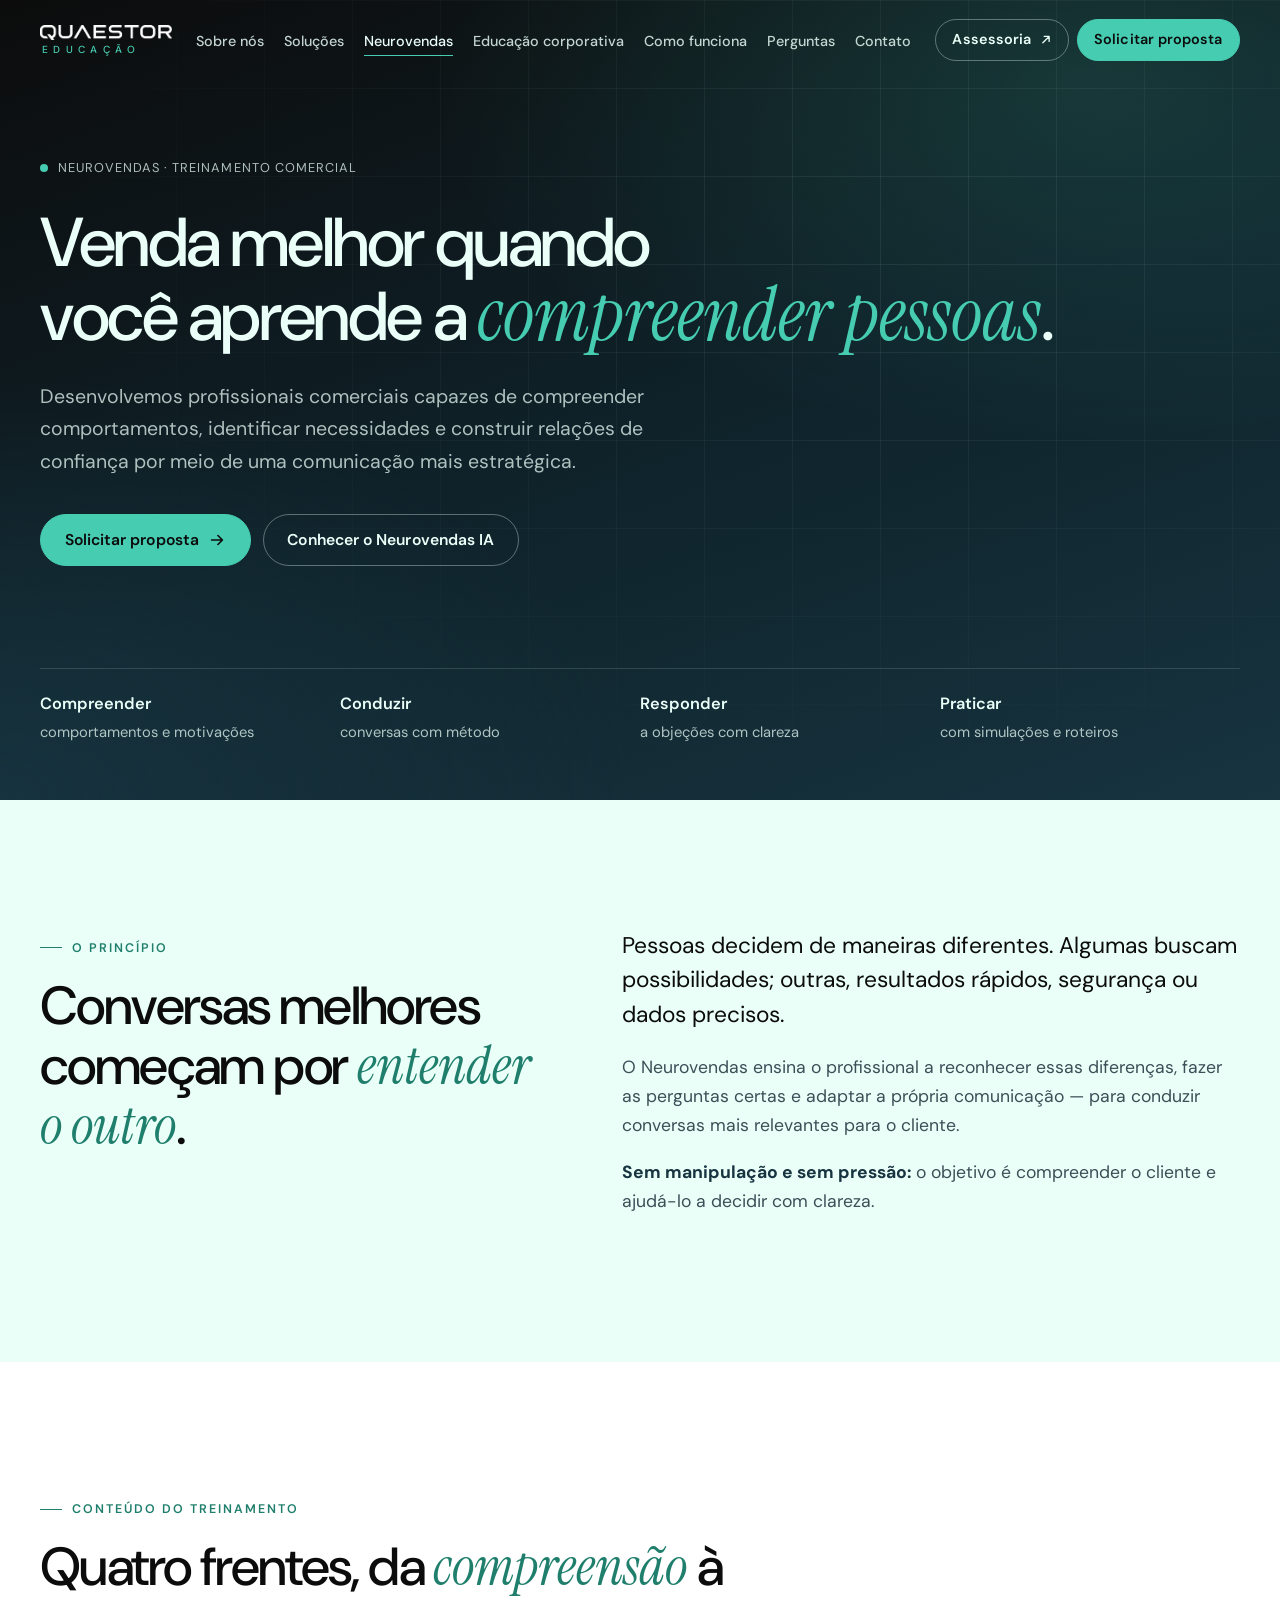
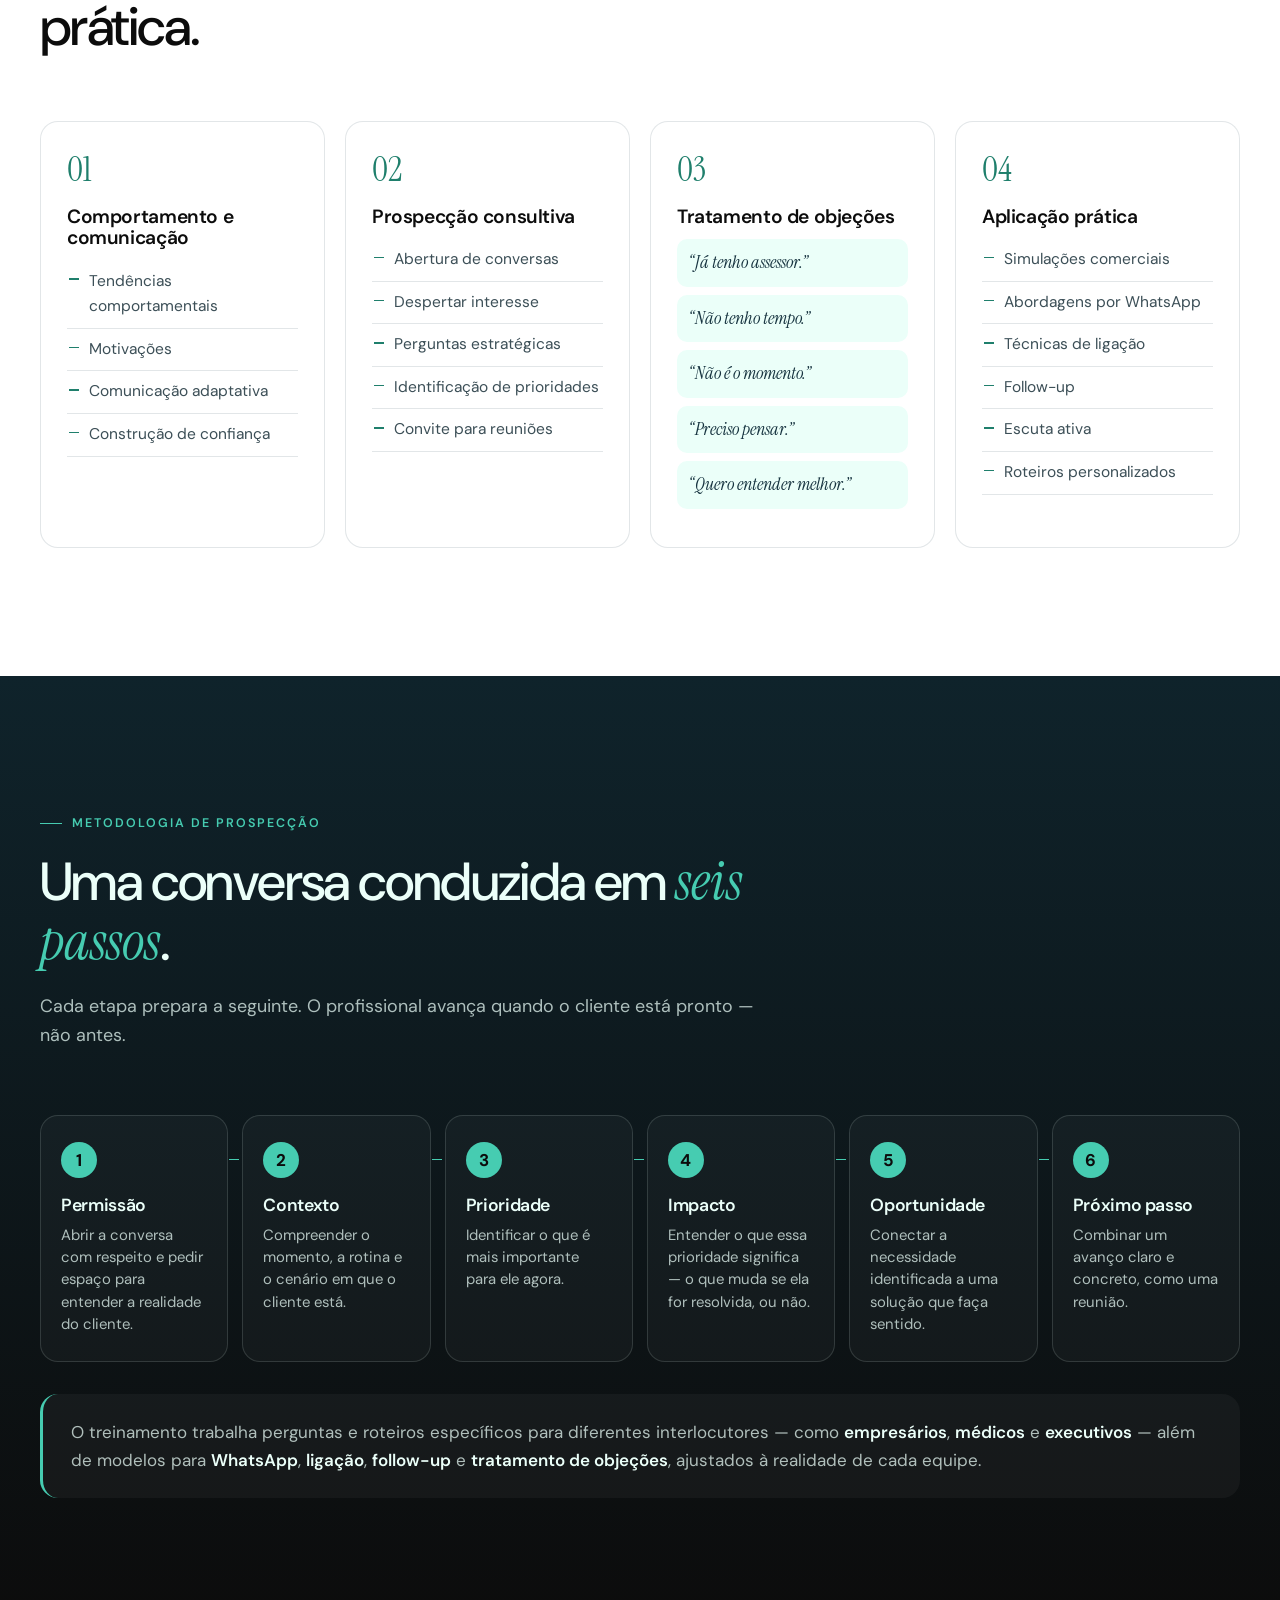
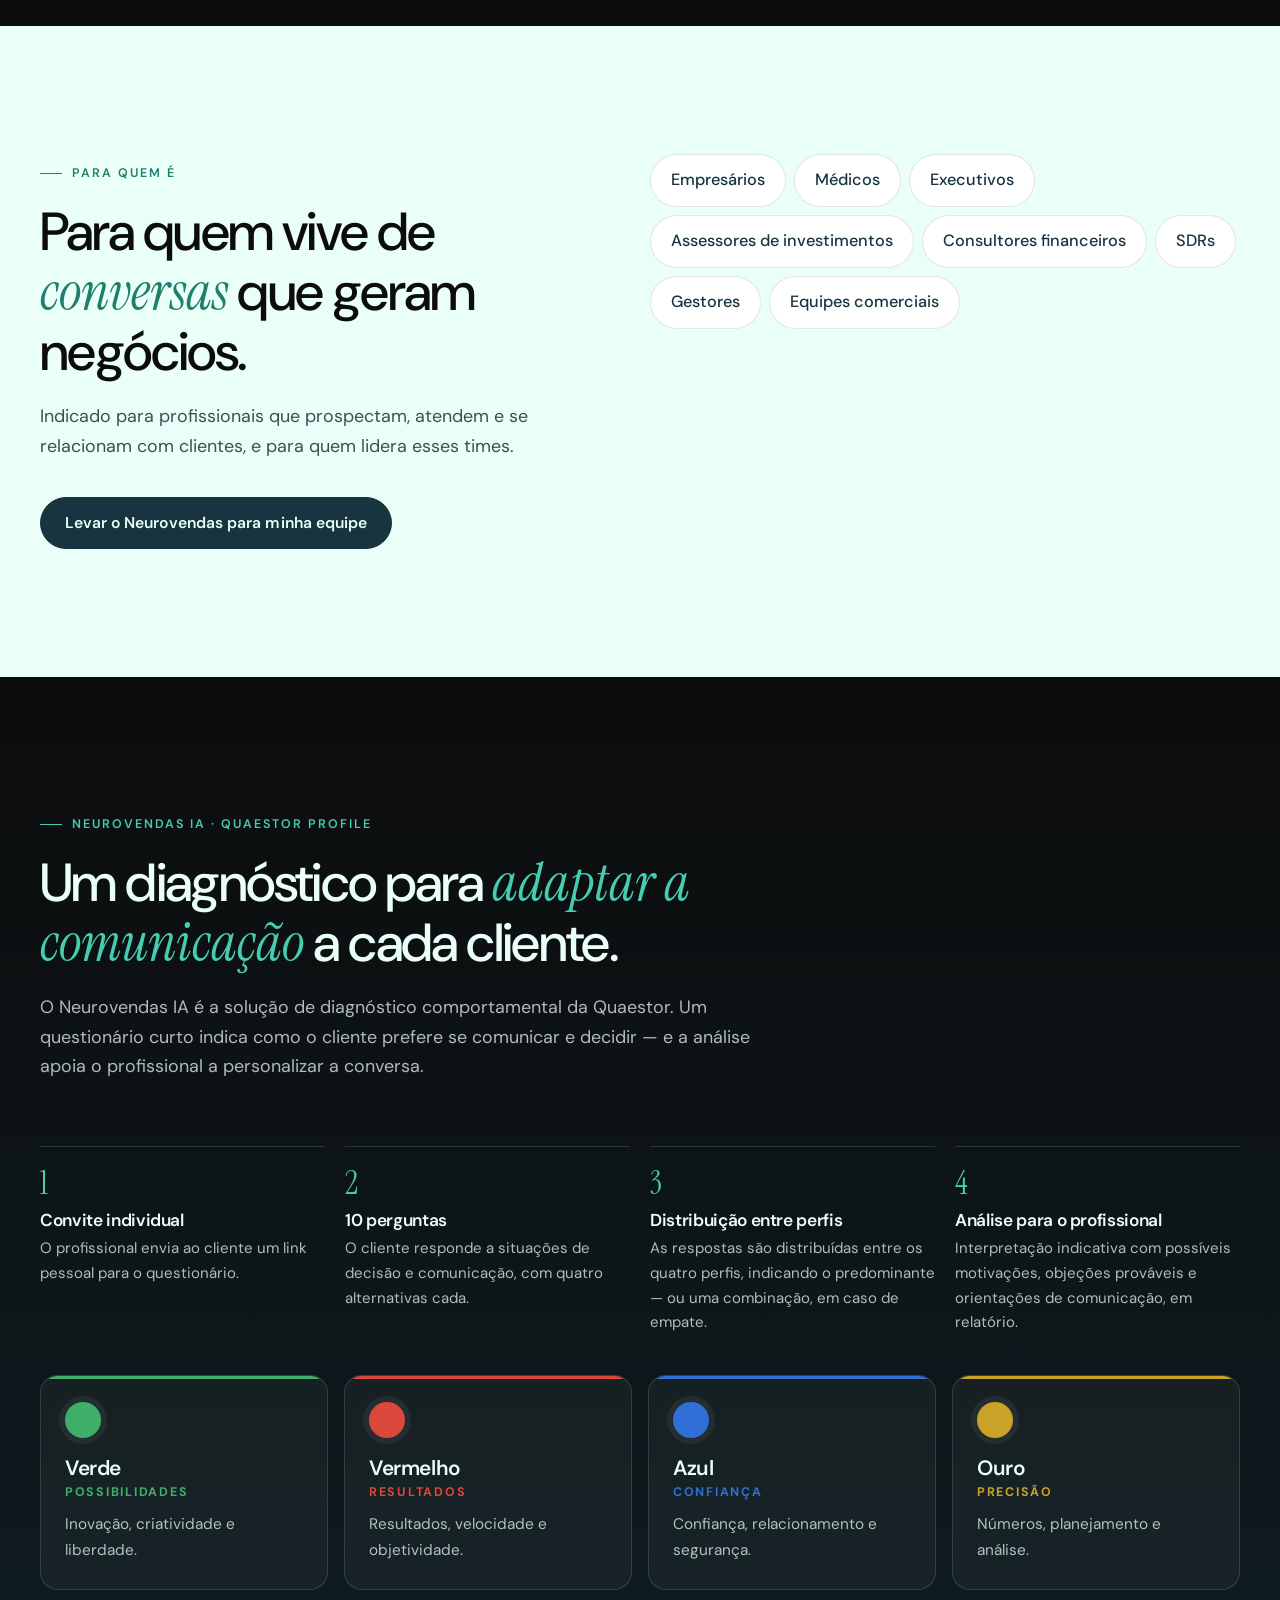
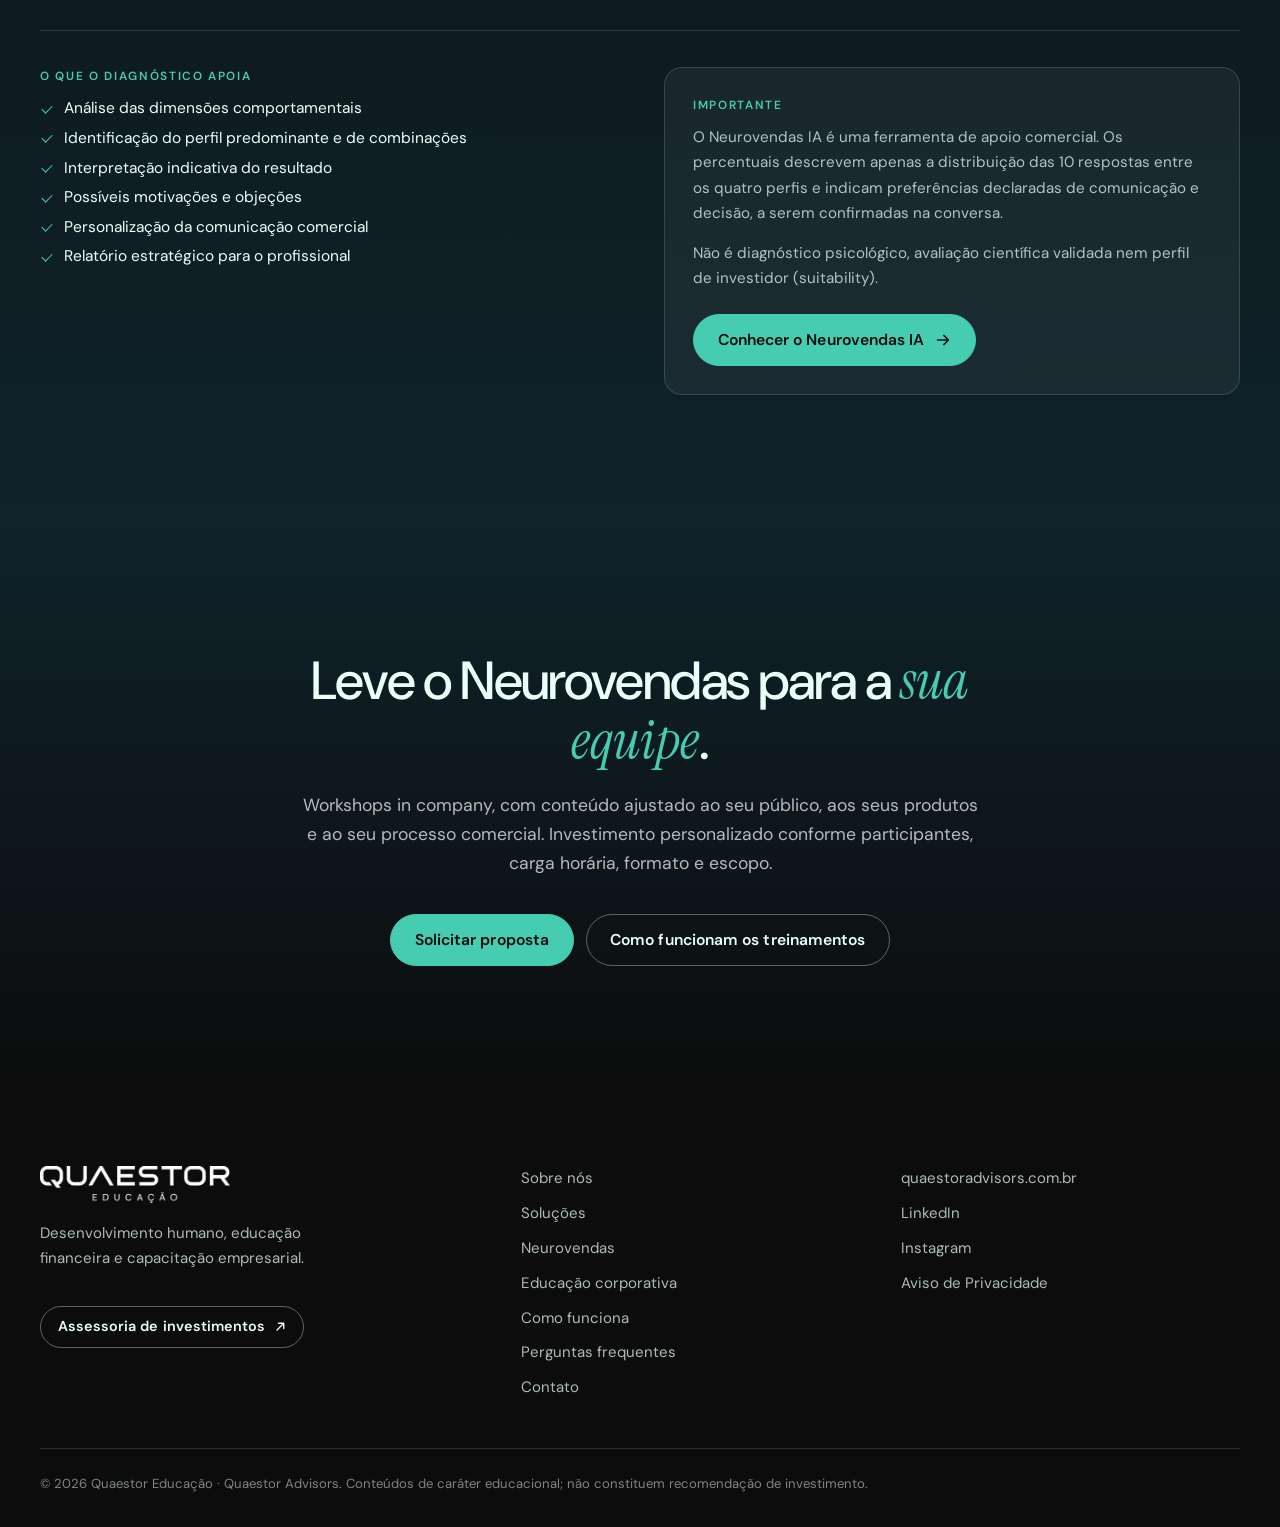
<file: neurovendas/index.html>
<!doctype html>
<html lang="pt-BR">
<head>
<meta charset="utf-8">
<meta name="viewport" content="width=device-width, initial-scale=1, viewport-fit=cover">
<title>Neurovendas | Treinamento comercial e Neurovendas IA — Quaestor Educação</title>
<meta name="description" content="Neurovendas: treinamento para profissionais comerciais compreenderem comportamentos, conduzirem prospecção consultiva e tratarem objeções. Conheça também o Neurovendas IA, diagnóstico de comunicação do Quaestor Profile.">
<link rel="canonical" href="https://quaestoreducacao.com.br/neurovendas/">
<meta name="robots" content="index, follow, max-image-preview:large">
<meta name="theme-color" content="#0C0C0C">
<meta property="og:type" content="website">
<meta property="og:locale" content="pt_BR">
<meta property="og:site_name" content="Quaestor Educação">
<meta property="og:title" content="Neurovendas — Venda melhor quando você aprende a compreender pessoas">
<meta property="og:description" content="Comportamento, prospecção consultiva, tratamento de objeções e aplicação prática. E o Neurovendas IA para adaptar a comunicação a cada cliente.">
<meta property="og:url" content="https://quaestoreducacao.com.br/neurovendas/">
<meta property="og:image" content="https://quaestoreducacao.com.br/assets/img/og-quaestor-educacao.png">
<meta name="twitter:card" content="summary_large_image">
<link rel="icon" href="/assets/img/favicon-32.png" sizes="32x32" type="image/png">
<link rel="apple-touch-icon" href="/assets/img/apple-touch-icon.png">
<link rel="preload" href="/assets/fonts/DMSans-normal-300_700-latin.woff2" as="font" type="font/woff2" crossorigin>
<link rel="stylesheet" href="/assets/css/site.css?v=20261106">
<script src="/assets/js/site.js?v=20261106b" defer></script>
<script type="application/ld+json">
{
  "@context": "https://schema.org",
  "@type": "Service",
  "name": "Neurovendas",
  "serviceType": "Treinamento comercial",
  "url": "https://quaestoreducacao.com.br/neurovendas/",
  "provider": {"@type": "EducationalOrganization", "name": "Quaestor Educação", "url": "https://quaestoreducacao.com.br/"},
  "audience": {"@type": "BusinessAudience", "audienceType": "Equipes comerciais, assessores de investimentos, consultores financeiros, SDRs e gestores"},
  "areaServed": {"@type": "Country", "name": "Brasil"}
}
</script>
</head>
<body>
<a class="skip" href="#conteudo">Pular para o conteúdo</a>

<header class="topo" data-topo>
  <div class="wrap topo__in">
    <a class="marca" href="/" aria-label="Quaestor Educação — início">
      <img src="/assets/img/quaestor-wordmark-branco.png" width="611" height="70" alt="Quaestor">
      <span>Educação</span>
    </a>
    <nav class="nav" id="menu" aria-label="Principal" data-menu>
      <ul>
        <li><a href="/#sobre">Sobre nós</a></li>
        <li><a href="/#solucoes">Soluções</a></li>
        <li><a href="/neurovendas/" aria-current="page">Neurovendas</a></li>
        <li><a href="/#empresas">Educação corporativa</a></li>
        <li><a href="/#como-funciona">Como funciona</a></li>
        <li><a href="/#perguntas">Perguntas</a></li>
        <li><a href="/#contato">Contato</a></li>
      </ul>
      <div class="nav__botoes">
        <a class="btn btn--linha btn--sm" href="https://quaestoradvisors.com.br/" target="_blank" rel="noopener">Assessoria <svg class="ext" viewBox="0 0 16 16" aria-hidden="true"><path d="M6 3h7v7M13 3 4 12"/></svg><span class="sr"> (abre o site da Quaestor Advisors)</span></a>
        <a class="btn btn--menta btn--sm" href="/?solucao=neurovendas#contato">Solicitar proposta</a>
      </div>
    </nav>
    <button class="menu-btn" type="button" aria-controls="menu" aria-expanded="false" data-menu-btn>
      <span class="sr">Abrir menu</span><i></i><i></i>
    </button>
  </div>
</header>

<main id="conteudo">

<section class="hero hero--nv" aria-labelledby="nv-hero">
  <div class="hero__grade" aria-hidden="true"></div>
  <div class="wrap">
    <p class="selo"><span class="ponto" aria-hidden="true"></span>Neurovendas · Treinamento comercial</p>
    <h1 id="nv-hero">
      <span class="linha">Venda melhor quando</span>
      <span class="linha">você aprende a <em>compreender pessoas</em>.</span>
    </h1>
    <p class="hero__sub">Desenvolvemos profissionais comerciais capazes de compreender comportamentos, identificar necessidades e construir relações de confiança por meio de uma comunicação mais estratégica.</p>
    <div class="acoes">
      <a class="btn btn--menta" href="/?solucao=neurovendas#contato">Solicitar proposta <svg class="seta" viewBox="0 0 20 20" aria-hidden="true"><path d="M4 10h11m-4-5 5 5-5 5"/></svg></a>
      <a class="btn btn--linha" href="#ia">Conhecer o Neurovendas IA</a>
    </div>
    <ul class="faixa">
      <li><b>Compreender</b> comportamentos e motivações</li>
      <li><b>Conduzir</b> conversas com método</li>
      <li><b>Responder</b> a objeções com clareza</li>
      <li><b>Praticar</b> com simulações e roteiros</li>
    </ul>
  </div>
</section>

<!-- princípio -->
<section class="secao secao--clara" aria-labelledby="nv-principio">
  <div class="wrap narrativa">
    <div class="narrativa__cab revela">
      <p class="rotulo">O princípio</p>
      <h2 id="nv-principio">Conversas melhores começam por <em>entender o outro</em>.</h2>
    </div>
    <div class="narrativa__texto revela">
      <p class="lead">Pessoas decidem de maneiras diferentes. Algumas buscam possibilidades; outras, resultados rápidos, segurança ou dados precisos.</p>
      <p>O Neurovendas ensina o profissional a reconhecer essas diferenças, fazer as perguntas certas e adaptar a própria comunicação — para conduzir conversas mais relevantes para o cliente.</p>
      <p><strong>Sem manipulação e sem pressão:</strong> o objetivo é compreender o cliente e ajudá-lo a decidir com clareza.</p>
    </div>
  </div>
</section>

<!-- conteúdo do treinamento -->
<section class="secao" aria-labelledby="nv-conteudo">
  <div class="wrap">
    <div class="cab revela">
      <p class="rotulo">Conteúdo do treinamento</p>
      <h2 id="nv-conteudo">Quatro frentes, da <em>compreensão</em> à prática.</h2>
    </div>
    <div class="nv-grade">
      <article class="nv-card revela">
        <span class="nv-card__n">01</span>
        <h3>Comportamento e comunicação</h3>
        <ul class="lista-simples"><li>Tendências comportamentais</li><li>Motivações</li><li>Comunicação adaptativa</li><li>Construção de confiança</li></ul>
      </article>
      <article class="nv-card revela">
        <span class="nv-card__n">02</span>
        <h3>Prospecção consultiva</h3>
        <ul class="lista-simples"><li>Abertura de conversas</li><li>Despertar interesse</li><li>Perguntas estratégicas</li><li>Identificação de prioridades</li><li>Convite para reuniões</li></ul>
      </article>
      <article class="nv-card revela">
        <span class="nv-card__n">03</span>
        <h3>Tratamento de objeções</h3>
        <ul class="objecoes"><li>“Já tenho assessor.”</li><li>“Não tenho tempo.”</li><li>“Não é o momento.”</li><li>“Preciso pensar.”</li><li>“Quero entender melhor.”</li></ul>
      </article>
      <article class="nv-card revela">
        <span class="nv-card__n">04</span>
        <h3>Aplicação prática</h3>
        <ul class="lista-simples"><li>Simulações comerciais</li><li>Abordagens por WhatsApp</li><li>Técnicas de ligação</li><li>Follow-up</li><li>Escuta ativa</li><li>Roteiros personalizados</li></ul>
      </article>
    </div>
  </div>
</section>

<!-- metodologia -->
<section class="secao secao--escura" aria-labelledby="nv-metodo">
  <div class="wrap">
    <div class="cab cab--claro revela">
      <p class="rotulo">Metodologia de prospecção</p>
      <h2 id="nv-metodo">Uma conversa conduzida em <em>seis passos</em>.</h2>
      <p>Cada etapa prepara a seguinte. O profissional avança quando o cliente está pronto — não antes.</p>
    </div>
    <ol class="passos">
      <li class="passo revela"><span>1</span><h3>Permissão</h3><p>Abrir a conversa com respeito e pedir espaço para entender a realidade do cliente.</p></li>
      <li class="passo revela"><span>2</span><h3>Contexto</h3><p>Compreender o momento, a rotina e o cenário em que o cliente está.</p></li>
      <li class="passo revela"><span>3</span><h3>Prioridade</h3><p>Identificar o que é mais importante para ele agora.</p></li>
      <li class="passo revela"><span>4</span><h3>Impacto</h3><p>Entender o que essa prioridade significa — o que muda se ela for resolvida, ou não.</p></li>
      <li class="passo revela"><span>5</span><h3>Oportunidade</h3><p>Conectar a necessidade identificada a uma solução que faça sentido.</p></li>
      <li class="passo revela"><span>6</span><h3>Próximo passo</h3><p>Combinar um avanço claro e concreto, como uma reunião.</p></li>
    </ol>
    <div class="nv-segmentos revela">
      <p>O treinamento trabalha perguntas e roteiros específicos para diferentes interlocutores — como <b>empresários</b>, <b>médicos</b> e <b>executivos</b> — além de modelos para <b>WhatsApp</b>, <b>ligação</b>, <b>follow-up</b> e <b>tratamento de objeções</b>, ajustados à realidade de cada equipe.</p>
    </div>
  </div>
</section>

<!-- público -->
<section class="secao secao--clara" aria-labelledby="nv-publico">
  <div class="wrap duas">
    <div class="cab revela">
      <p class="rotulo">Para quem é</p>
      <h2 id="nv-publico">Para quem vive de <em>conversas</em> que geram negócios.</h2>
      <p>Indicado para profissionais que prospectam, atendem e se relacionam com clientes, e para quem lidera esses times.</p>
      <div class="acoes"><a class="btn btn--escuro" href="/?solucao=neurovendas#contato">Levar o Neurovendas para minha equipe</a></div>
    </div>
    <ul class="tags tags--grandes revela">
      <li>Empresários</li><li>Médicos</li><li>Executivos</li><li>Assessores de investimentos</li><li>Consultores financeiros</li><li>SDRs</li><li>Gestores</li><li>Equipes comerciais</li>
    </ul>
  </div>
</section>

<!-- Neurovendas IA -->
<section class="secao ia" id="ia" aria-labelledby="ia-titulo">
  <div class="wrap">
    <div class="ia__cab">
      <div class="cab revela">
        <p class="rotulo">Neurovendas IA · Quaestor Profile</p>
        <h2 id="ia-titulo">Um diagnóstico para <em>adaptar a comunicação</em> a cada cliente.</h2>
        <p>O Neurovendas IA é a solução de diagnóstico comportamental da Quaestor. Um questionário curto indica como o cliente prefere se comunicar e decidir — e a análise apoia o profissional a personalizar a conversa.</p>
      </div>
    </div>

    <ol class="ia-etapas">
      <li class="revela"><span>1</span><h3>Convite individual</h3><p>O profissional envia ao cliente um link pessoal para o questionário.</p></li>
      <li class="revela"><span>2</span><h3>10 perguntas</h3><p>O cliente responde a situações de decisão e comunicação, com quatro alternativas cada.</p></li>
      <li class="revela"><span>3</span><h3>Distribuição entre perfis</h3><p>As respostas são distribuídas entre os quatro perfis, indicando o predominante — ou uma combinação, em caso de empate.</p></li>
      <li class="revela"><span>4</span><h3>Análise para o profissional</h3><p>Interpretação indicativa com possíveis motivações, objeções prováveis e orientações de comunicação, em relatório.</p></li>
    </ol>

    <ul class="perfis">
      <li class="perfil perfil--verde revela"><span class="perfil__cor" aria-hidden="true"></span><h3>Verde</h3><p class="perfil__eixo">Possibilidades</p><p>Inovação, criatividade e liberdade.</p></li>
      <li class="perfil perfil--vermelho revela"><span class="perfil__cor" aria-hidden="true"></span><h3>Vermelho</h3><p class="perfil__eixo">Resultados</p><p>Resultados, velocidade e objetividade.</p></li>
      <li class="perfil perfil--azul revela"><span class="perfil__cor" aria-hidden="true"></span><h3>Azul</h3><p class="perfil__eixo">Confiança</p><p>Confiança, relacionamento e segurança.</p></li>
      <li class="perfil perfil--ouro revela"><span class="perfil__cor" aria-hidden="true"></span><h3>Ouro</h3><p class="perfil__eixo">Precisão</p><p>Números, planejamento e análise.</p></li>
    </ul>

    <div class="ia__entrega">
      <div class="revela">
        <p class="mini">O que o diagnóstico apoia</p>
        <ul class="checks checks--escuro">
          <li>Análise das dimensões comportamentais</li>
          <li>Identificação do perfil predominante e de combinações</li>
          <li>Interpretação indicativa do resultado</li>
          <li>Possíveis motivações e objeções</li>
          <li>Personalização da comunicação comercial</li>
          <li>Relatório estratégico para o profissional</li>
        </ul>
      </div>
      <div class="ia__aviso revela">
        <p class="mini">Importante</p>
        <p>O Neurovendas IA é uma ferramenta de apoio comercial. Os percentuais descrevem apenas a distribuição das 10 respostas entre os quatro perfis e indicam preferências declaradas de comunicação e decisão, a serem confirmadas na conversa.</p>
        <p>Não é diagnóstico psicológico, avaliação científica validada nem perfil de investidor (suitability).</p>
        <a class="btn btn--menta" href="/?solucao=neurovendas-ia#contato">Conhecer o Neurovendas IA <svg class="seta" viewBox="0 0 20 20" aria-hidden="true"><path d="M4 10h11m-4-5 5 5-5 5"/></svg></a>
      </div>
    </div>
  </div>
</section>

<!-- CTA final -->
<section class="secao secao--escura cta-final" aria-labelledby="nv-cta">
  <div class="wrap cta-final__in revela">
    <h2 id="nv-cta">Leve o Neurovendas para a <em>sua equipe</em>.</h2>
    <p>Workshops in company, com conteúdo ajustado ao seu público, aos seus produtos e ao seu processo comercial. Investimento personalizado conforme participantes, carga horária, formato e escopo.</p>
    <div class="acoes">
      <a class="btn btn--menta" href="/?solucao=neurovendas#contato">Solicitar proposta</a>
      <a class="btn btn--linha" href="/#como-funciona">Como funcionam os treinamentos</a>
    </div>
  </div>
</section>

</main>

<footer class="rodape">
  <div class="wrap rodape__in">
    <div class="rodape__marca">
      <a href="/" aria-label="Quaestor Educação — início"><img class="rodape__logo" src="/assets/img/quaestor-educacao-branco.png" width="420" height="82"alt="Quaestor Educação"></a>
      <p>Desenvolvimento humano, educação financeira e capacitação empresarial.</p>
      <a class="btn btn--linha btn--sm" href="https://quaestoradvisors.com.br/" target="_blank" rel="noopener">Assessoria de investimentos <svg class="ext" viewBox="0 0 16 16" aria-hidden="true"><path d="M6 3h7v7M13 3 4 12"/></svg></a>
    </div>
    <nav aria-label="Rodapé">
      <ul>
        <li><a href="/#sobre">Sobre nós</a></li>
        <li><a href="/#solucoes">Soluções</a></li>
        <li><a href="/neurovendas/">Neurovendas</a></li>
        <li><a href="/#empresas">Educação corporativa</a></li>
        <li><a href="/#como-funciona">Como funciona</a></li>
        <li><a href="/#perguntas">Perguntas frequentes</a></li>
        <li><a href="/#contato">Contato</a></li>
      </ul>
    </nav>
    <div class="rodape__links">
      <a href="https://quaestoradvisors.com.br/" target="_blank" rel="noopener">quaestoradvisors.com.br</a>
      <a href="https://www.linkedin.com/company/quaestoradvisors/" rel="noopener" target="_blank">LinkedIn</a>
      <a href="https://www.instagram.com/quaestorinvestimentos/" rel="noopener" target="_blank">Instagram</a>
      <a href="/privacidade/">Aviso de Privacidade</a>
    </div>
  </div>
  <div class="wrap rodape__base">
    <p>© <span data-ano>2026</span> Quaestor Educação · Quaestor Advisors. Conteúdos de caráter educacional; não constituem recomendação de investimento.</p>
  </div>
</footer>
</body>
</html>
</file>
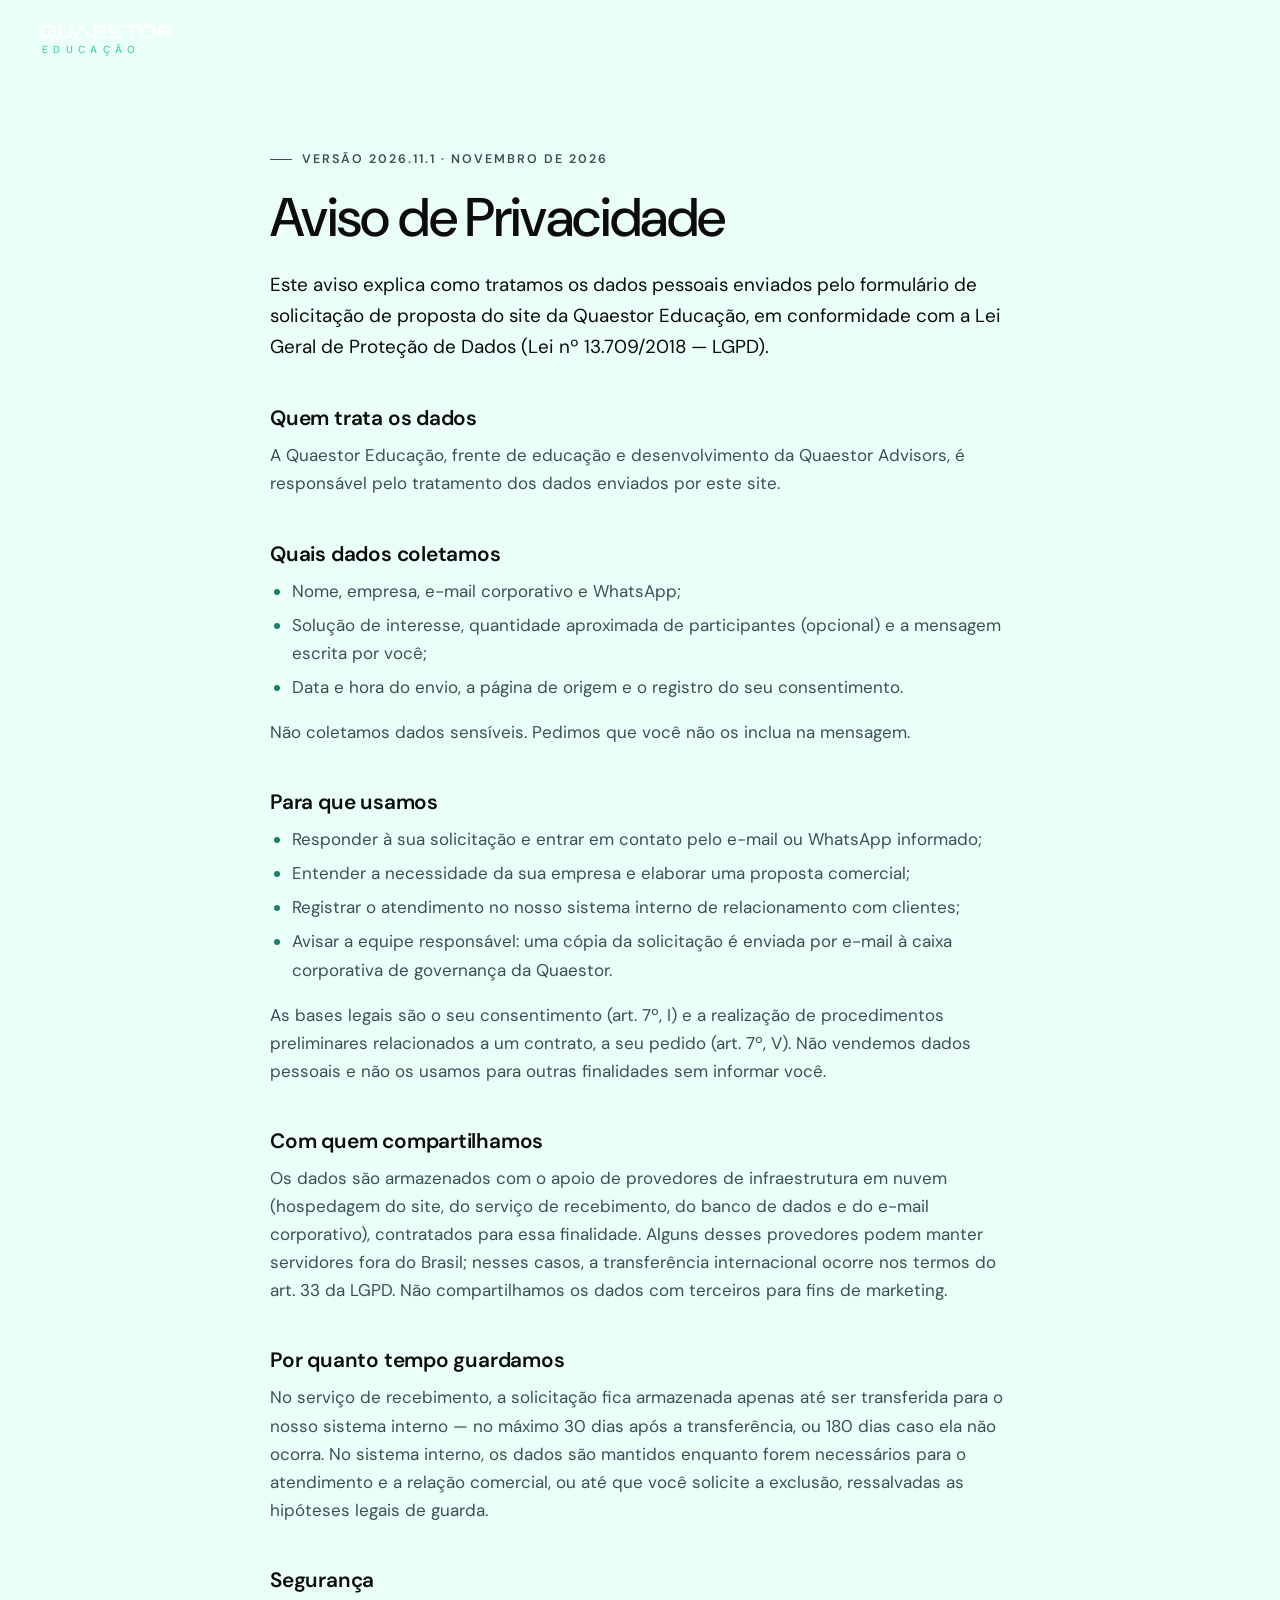
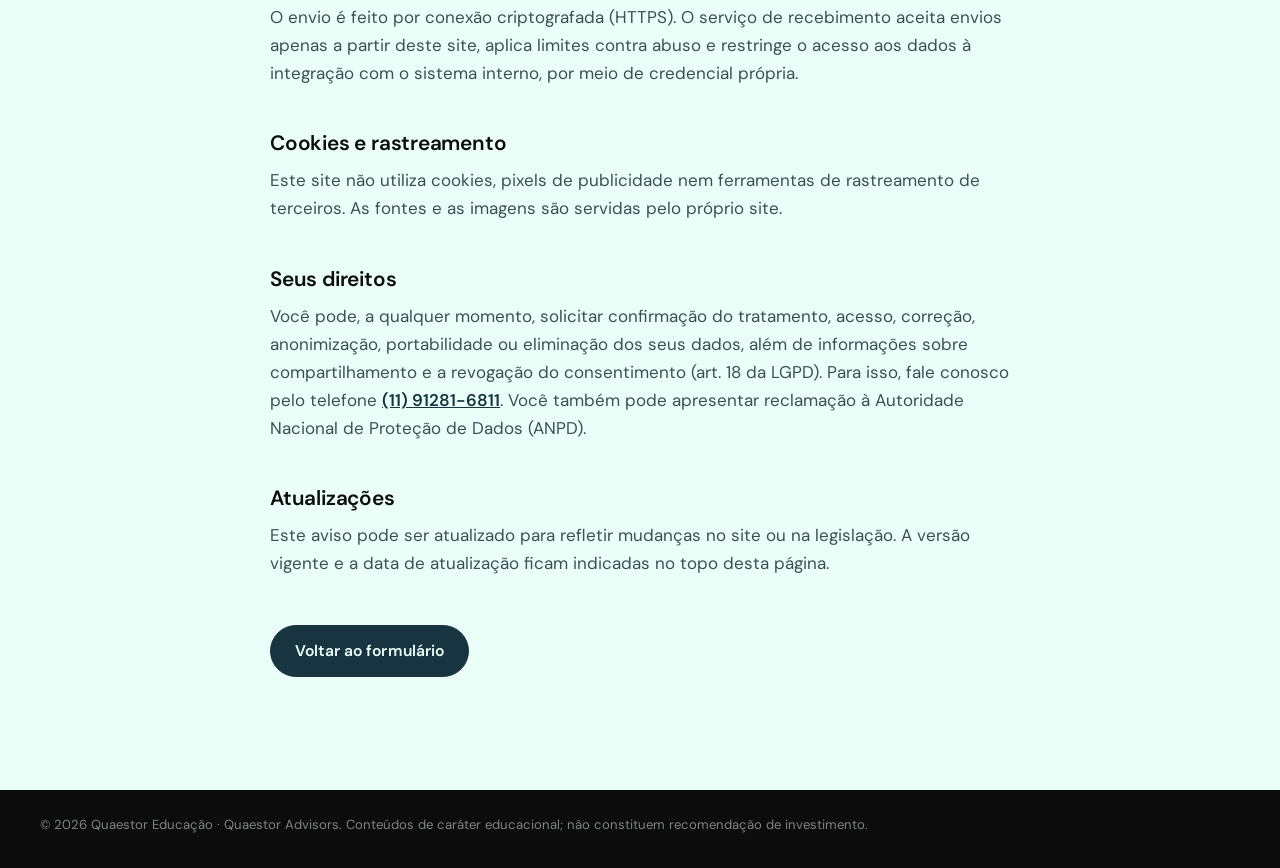
<file: privacidade/index.html>
<!doctype html>
<html lang="pt-BR">
<head>
<meta charset="utf-8">
<meta name="viewport" content="width=device-width, initial-scale=1, viewport-fit=cover">
<title>Aviso de Privacidade | Quaestor Educação</title>
<meta name="description" content="Como a Quaestor Educação trata os dados pessoais enviados pelo formulário de solicitação de proposta, conforme a LGPD.">
<link rel="canonical" href="https://quaestoreducacao.com.br/privacidade/">
<meta name="robots" content="index, follow">
<meta name="theme-color" content="#0C0C0C">
<meta http-equiv="Content-Security-Policy" content="default-src 'self'; script-src 'self'; style-src 'self'; img-src 'self' data:; font-src 'self'; connect-src 'self'; base-uri 'self'; form-action 'self'; object-src 'none'">
<meta property="og:type" content="article">
<meta property="og:title" content="Aviso de Privacidade | Quaestor Educação">
<meta property="og:url" content="https://quaestoreducacao.com.br/privacidade/">
<meta property="og:image" content="https://quaestoreducacao.com.br/assets/img/og-quaestor-educacao.png">
<link rel="icon" href="/assets/img/favicon-32.png" sizes="32x32" type="image/png">
<link rel="apple-touch-icon" href="/assets/img/apple-touch-icon.png">
<link rel="stylesheet" href="/assets/css/site.css?v=20261106">
<link rel="stylesheet" href="/assets/css/doc.css?v=20261105b">
<script src="/assets/js/site.js?v=20261106b" defer></script>
</head>
<body class="pagina-doc">
<a class="skip" href="#conteudo">Pular para o conteúdo</a>
<header class="topo rolou" data-topo>
  <div class="wrap topo__in">
    <a class="marca" href="/" aria-label="Quaestor Educação — início">
      <img src="/assets/img/quaestor-wordmark-branco.png" width="611" height="70" alt="Quaestor">
      <span>Educação</span>
    </a>
    <a class="btn btn--linha btn--sm" href="/#contato">Voltar ao site</a>
  </div>
</header>

<main id="conteudo" class="doc">
  <div class="wrap doc__in">
    <p class="rotulo">Versão 2026.11.1 · novembro de 2026</p>
    <h1>Aviso de Privacidade</h1>
    <p class="doc__lead">Este aviso explica como tratamos os dados pessoais enviados pelo formulário de solicitação de proposta do site da Quaestor Educação, em conformidade com a Lei Geral de Proteção de Dados (Lei nº 13.709/2018 — LGPD).</p>

    <h2>Quem trata os dados</h2>
    <p>A Quaestor Educação, frente de educação e desenvolvimento da Quaestor Advisors, é responsável pelo tratamento dos dados enviados por este site.</p>

    <h2>Quais dados coletamos</h2>
    <ul>
      <li>Nome, empresa, e-mail corporativo e WhatsApp;</li>
      <li>Solução de interesse, quantidade aproximada de participantes (opcional) e a mensagem escrita por você;</li>
      <li>Data e hora do envio, a página de origem e o registro do seu consentimento.</li>
    </ul>
    <p>Não coletamos dados sensíveis. Pedimos que você não os inclua na mensagem.</p>

    <h2>Para que usamos</h2>
    <ul>
      <li>Responder à sua solicitação e entrar em contato pelo e-mail ou WhatsApp informado;</li>
      <li>Entender a necessidade da sua empresa e elaborar uma proposta comercial;</li>
      <li>Registrar o atendimento no nosso sistema interno de relacionamento com clientes;</li>
      <li>Avisar a equipe responsável: uma cópia da solicitação é enviada por e-mail à caixa corporativa de governança da Quaestor.</li>
    </ul>
    <p>As bases legais são o seu consentimento (art. 7º, I) e a realização de procedimentos preliminares relacionados a um contrato, a seu pedido (art. 7º, V). Não vendemos dados pessoais e não os usamos para outras finalidades sem informar você.</p>

    <h2>Com quem compartilhamos</h2>
    <p>Os dados são armazenados com o apoio de provedores de infraestrutura em nuvem (hospedagem do site, do serviço de recebimento, do banco de dados e do e-mail corporativo), contratados para essa finalidade. Alguns desses provedores podem manter servidores fora do Brasil; nesses casos, a transferência internacional ocorre nos termos do art. 33 da LGPD. Não compartilhamos os dados com terceiros para fins de marketing.</p>

    <h2>Por quanto tempo guardamos</h2>
    <p>No serviço de recebimento, a solicitação fica armazenada apenas até ser transferida para o nosso sistema interno — no máximo 30 dias após a transferência, ou 180 dias caso ela não ocorra. No sistema interno, os dados são mantidos enquanto forem necessários para o atendimento e a relação comercial, ou até que você solicite a exclusão, ressalvadas as hipóteses legais de guarda.</p>

    <h2>Segurança</h2>
    <p>O envio é feito por conexão criptografada (HTTPS). O serviço de recebimento aceita envios apenas a partir deste site, aplica limites contra abuso e restringe o acesso aos dados à integração com o sistema interno, por meio de credencial própria.</p>

    <h2>Cookies e rastreamento</h2>
    <p>Este site não utiliza cookies, pixels de publicidade nem ferramentas de rastreamento de terceiros. As fontes e as imagens são servidas pelo próprio site.</p>

    <h2>Seus direitos</h2>
    <p>Você pode, a qualquer momento, solicitar confirmação do tratamento, acesso, correção, anonimização, portabilidade ou eliminação dos seus dados, além de informações sobre compartilhamento e a revogação do consentimento (art. 18 da LGPD). Para isso, fale conosco pelo telefone <a href="tel:+5511912816811">(11) 91281-6811</a>. Você também pode apresentar reclamação à Autoridade Nacional de Proteção de Dados (ANPD).</p>

    <h2>Atualizações</h2>
    <p>Este aviso pode ser atualizado para refletir mudanças no site ou na legislação. A versão vigente e a data de atualização ficam indicadas no topo desta página.</p>

    <p class="doc__voltar"><a class="btn btn--escuro" href="/#contato">Voltar ao formulário</a></p>
  </div>
</main>

<footer class="rodape">
  <div class="wrap rodape__base">
    <p>© <span data-ano>2026</span> Quaestor Educação · Quaestor Advisors. Conteúdos de caráter educacional; não constituem recomendação de investimento.</p>
  </div>
</footer>
</body>
</html>
</file>
<file: assets/css/site.css>
/* Fontes auto-hospedadas (DM Sans, Instrument Serif — SIL Open Font License) */
@font-face{font-family:'DM Sans';font-style:italic;font-weight:400;font-display:swap;src:url(../fonts/DMSans-italic-400-latin-ext.woff2) format('woff2');unicode-range:U+0100-02BA, U+02BD-02C5, U+02C7-02CC, U+02CE-02D7, U+02DD-02FF, U+0304, U+0308, U+0329, U+1D00-1DBF, U+1E00-1E9F, U+1EF2-1EFF, U+2020, U+20A0-20AB, U+20AD-20C4, U+2113, U+2C60-2C7F, U+A720-A7FF}
@font-face{font-family:'DM Sans';font-style:italic;font-weight:400;font-display:swap;src:url(../fonts/DMSans-italic-400-latin.woff2) format('woff2');unicode-range:U+0000-00FF, U+0131, U+0152-0153, U+02BB-02BC, U+02C6, U+02DA, U+02DC, U+0304, U+0308, U+0329, U+2000-206F, U+20AC, U+2122, U+2191, U+2193, U+2212, U+2215, U+FEFF, U+FFFD}
@font-face{font-family:'DM Sans';font-style:normal;font-weight:300 700;font-display:swap;src:url(../fonts/DMSans-normal-300_700-latin-ext.woff2) format('woff2');unicode-range:U+0100-02BA, U+02BD-02C5, U+02C7-02CC, U+02CE-02D7, U+02DD-02FF, U+0304, U+0308, U+0329, U+1D00-1DBF, U+1E00-1E9F, U+1EF2-1EFF, U+2020, U+20A0-20AB, U+20AD-20C4, U+2113, U+2C60-2C7F, U+A720-A7FF}
@font-face{font-family:'DM Sans';font-style:normal;font-weight:300 700;font-display:swap;src:url(../fonts/DMSans-normal-300_700-latin.woff2) format('woff2');unicode-range:U+0000-00FF, U+0131, U+0152-0153, U+02BB-02BC, U+02C6, U+02DA, U+02DC, U+0304, U+0308, U+0329, U+2000-206F, U+20AC, U+2122, U+2191, U+2193, U+2212, U+2215, U+FEFF, U+FFFD}
@font-face{font-family:'Instrument Serif';font-style:italic;font-weight:400;font-display:swap;src:url(../fonts/InstrumentSerif-italic-400-latin-ext.woff2) format('woff2');unicode-range:U+0100-02BA, U+02BD-02C5, U+02C7-02CC, U+02CE-02D7, U+02DD-02FF, U+0304, U+0308, U+0329, U+1D00-1DBF, U+1E00-1E9F, U+1EF2-1EFF, U+2020, U+20A0-20AB, U+20AD-20C4, U+2113, U+2C60-2C7F, U+A720-A7FF}
@font-face{font-family:'Instrument Serif';font-style:italic;font-weight:400;font-display:swap;src:url(../fonts/InstrumentSerif-italic-400-latin.woff2) format('woff2');unicode-range:U+0000-00FF, U+0131, U+0152-0153, U+02BB-02BC, U+02C6, U+02DA, U+02DC, U+0304, U+0308, U+0329, U+2000-206F, U+20AC, U+2122, U+2191, U+2193, U+2212, U+2215, U+FEFF, U+FFFD}
@font-face{font-family:'Instrument Serif';font-style:normal;font-weight:400;font-display:swap;src:url(../fonts/InstrumentSerif-normal-400-latin-ext.woff2) format('woff2');unicode-range:U+0100-02BA, U+02BD-02C5, U+02C7-02CC, U+02CE-02D7, U+02DD-02FF, U+0304, U+0308, U+0329, U+1D00-1DBF, U+1E00-1E9F, U+1EF2-1EFF, U+2020, U+20A0-20AB, U+20AD-20C4, U+2113, U+2C60-2C7F, U+A720-A7FF}
@font-face{font-family:'Instrument Serif';font-style:normal;font-weight:400;font-display:swap;src:url(../fonts/InstrumentSerif-normal-400-latin.woff2) format('woff2');unicode-range:U+0000-00FF, U+0131, U+0152-0153, U+02BB-02BC, U+02C6, U+02DA, U+02DC, U+0304, U+0308, U+0329, U+2000-206F, U+20AC, U+2122, U+2191, U+2193, U+2212, U+2215, U+FEFF, U+FFFD}
/* Quaestor Educação — identidade Quaestor: preto #0C0C0C · azul-petróleo #173440 · verde-menta #46CCB1 · branco-esverdeado #EBFFF9 */
:root {
  --preto: #0C0C0C;
  --petroleo: #173440;
  --petroleo-2: #1E4352;
  --petroleo-fundo: #0F232B;
  --menta: #46CCB1;
  --menta-clara: #7FE0CB;
  --menta-texto: #1F7F6C;          /* menta escurecida para texto sobre fundo claro (contraste AA) */
  --gelo: #EBFFF9;
  --branco: #FFFFFF;
  --tinta: #0C0C0C;
  --tinta-2: #3C4F57;
  --linha-clara: rgba(23, 52, 64, .12);
  --linha-escura: rgba(235, 255, 249, .14);
  --texto-escuro-2: rgba(235, 255, 249, .72);

  --f-sans: "DM Sans", system-ui, -apple-system, "Segoe UI", Roboto, sans-serif;
  --f-serif: "Instrument Serif", Georgia, "Times New Roman", serif;

  --raio: 18px;
  --raio-sm: 12px;
  --sombra: 0 1px 2px rgba(12, 12, 12, .04), 0 12px 32px -12px rgba(23, 52, 64, .18);
  --wrap: 1200px;
  --gutter: clamp(16px, 4vw, 40px);
  --sec: clamp(72px, 10vw, 136px);
  --ease: cubic-bezier(.2, .7, .2, 1);
}

*, *::before, *::after { box-sizing: border-box; }
html { -webkit-text-size-adjust: 100%; scroll-behavior: smooth; scroll-padding-top: 84px; }
body {
  margin: 0; font-family: var(--f-sans); font-size: 1.0625rem; line-height: 1.65; color: var(--tinta);
  background: var(--branco); -webkit-font-smoothing: antialiased; text-rendering: optimizeLegibility;
  font-optical-sizing: auto;
}
img, svg { display: block; max-width: 100%; }
a { color: inherit; }
h1, h2, h3 { margin: 0; line-height: 1.12; letter-spacing: -.02em; font-weight: 600; }
p { margin: 0 0 1em; }
ul, ol { margin: 0; padding: 0; list-style: none; }
em { font-family: var(--f-serif); font-style: italic; font-weight: 400; letter-spacing: 0; }
button, input, select, textarea { font: inherit; color: inherit; }
:focus-visible { outline: 2px solid var(--menta); outline-offset: 3px; border-radius: 6px; }

.sr { position: absolute !important; width: 1px; height: 1px; overflow: hidden; clip: rect(0 0 0 0); white-space: nowrap; }
.skip { position: absolute; left: 16px; top: -60px; z-index: 100; background: var(--menta); color: var(--preto); padding: 10px 16px; border-radius: 8px; font-weight: 600; text-decoration: none; }
.skip:focus { top: 12px; }
.wrap { width: 100%; max-width: calc(var(--wrap) + var(--gutter) * 2); margin: 0 auto; padding: 0 var(--gutter); }

@media (prefers-reduced-motion: reduce) {
  html { scroll-behavior: auto; }
  *, *::before, *::after { animation-duration: .01ms !important; transition-duration: .01ms !important; }
}
/* ---------------------------------------------------------------- botões */
.btn {
  --bg: transparent; --fg: inherit; --bd: currentColor;
  display: inline-flex; align-items: center; justify-content: center; gap: .6em;
  min-height: 52px; padding: 0 1.5em; border-radius: 999px; border: 1px solid var(--bd);
  background: var(--bg); color: var(--fg); font-weight: 600; font-size: .98rem; letter-spacing: .005em;
  text-decoration: none; cursor: pointer; white-space: nowrap;
  transition: transform .35s var(--ease), background-color .25s, color .25s, border-color .25s, box-shadow .35s var(--ease);
}
.btn:hover { transform: translateY(-2px); }
.btn:active { transform: translateY(0); }
.btn .seta { width: 18px; height: 18px; fill: none; stroke: currentColor; stroke-width: 1.8; stroke-linecap: round; stroke-linejoin: round; transition: transform .35s var(--ease); }
.btn:hover .seta { transform: translateX(4px); }
.btn--menta { --bg: var(--menta); --fg: var(--preto); --bd: var(--menta); }
.btn--menta:hover { --bg: var(--menta-clara); --bd: var(--menta-clara); box-shadow: 0 10px 30px -10px rgba(70, 204, 177, .7); }
.btn--linha { --fg: var(--gelo); --bd: rgba(235, 255, 249, .35); }
.btn--linha:hover { --bd: var(--menta); --fg: var(--menta); }
.btn--escuro { --bg: var(--petroleo); --fg: var(--gelo); --bd: var(--petroleo); }
.btn--escuro:hover { --bg: var(--preto); --bd: var(--preto); box-shadow: var(--sombra); }
.btn--sm { min-height: 42px; padding: 0 1.15em; font-size: .9rem; }
.btn--bloco { width: 100%; }
.btn[disabled] { opacity: .7; cursor: progress; transform: none; }
.acoes { display: flex; flex-wrap: wrap; gap: 12px; margin-top: 36px; }

/* ---------------------------------------------------------------- topo */
.topo { position: fixed; inset: 0 0 auto; z-index: 50; color: var(--gelo); transition: background-color .35s, box-shadow .35s, backdrop-filter .35s; }
.topo__in { display: flex; align-items: center; justify-content: space-between; gap: 24px; height: 80px; transition: height .35s var(--ease); }
.topo.rolou { background: rgba(12, 12, 12, .82); backdrop-filter: saturate(140%) blur(14px); -webkit-backdrop-filter: saturate(140%) blur(14px); box-shadow: 0 1px 0 var(--linha-escura); }
.topo.rolou .topo__in { height: 68px; }
.marca { display: inline-flex; flex-direction: column; gap: 5px; text-decoration: none; line-height: 1; }
.marca img { width: 132px; height: auto; }
.marca span { font-size: .64rem; letter-spacing: .52em; text-transform: uppercase; font-weight: 500; color: var(--menta); padding-left: 2px; }
.nav { display: flex; align-items: center; gap: 24px; }
.nav ul { display: flex; gap: 20px; }
.nav__botoes { display: flex; gap: 8px; }
.nav ul a { position: relative; text-decoration: none; font-size: .9rem; white-space: nowrap; font-weight: 500; color: rgba(235, 255, 249, .82); padding: 6px 0; transition: color .2s; }
.nav ul a::after { content: ""; position: absolute; left: 0; right: 0; bottom: 0; height: 1px; background: var(--menta); transform: scaleX(0); transform-origin: left; transition: transform .35s var(--ease); }
.nav ul a:hover, .nav ul a[aria-current] { color: var(--gelo); }
.nav ul a:hover::after, .nav ul a[aria-current]::after { transform: scaleX(1); }
.menu-btn { display: none; width: 44px; height: 44px; border: 1px solid var(--linha-escura); border-radius: 50%; background: transparent; cursor: pointer; position: relative; }
.menu-btn i { position: absolute; left: 13px; right: 13px; height: 1.5px; background: var(--gelo); transition: transform .3s var(--ease), top .3s var(--ease); }
.menu-btn i:nth-of-type(1) { top: 17px; } .menu-btn i:nth-of-type(2) { top: 25px; }
.menu-btn[aria-expanded="true"] i:nth-of-type(1) { top: 21px; transform: rotate(45deg); }
.menu-btn[aria-expanded="true"] i:nth-of-type(2) { top: 21px; transform: rotate(-45deg); }

@media (max-width: 1240px) {
  .menu-btn { display: block; z-index: 2; }
  .nav {
    position: fixed; inset: 0; flex-direction: column; align-items: stretch; justify-content: center; gap: 40px;
    padding: 96px var(--gutter) 40px; background: var(--preto); opacity: 0; visibility: hidden;
    transition: opacity .35s var(--ease), visibility 0s .35s;
  }
  .nav.aberto { opacity: 1; visibility: visible; transition: opacity .35s var(--ease); }
  .nav ul { flex-direction: column; gap: 6px; }
  .nav ul a { display: block; font-size: 1.6rem; font-weight: 500; padding: 10px 0; color: var(--gelo); border-bottom: 1px solid var(--linha-escura); }
  .nav ul a::after { display: none; }
  .nav__botoes { flex-direction: column; }
  .nav__botoes .btn { min-height: 54px; font-size: 1rem; }
  body.menu-aberto { overflow: hidden; }
}

/* ---------------------------------------------------------------- hero */
.hero {
  position: relative; overflow: hidden; color: var(--gelo); padding: 152px 0 56px;
  background: radial-gradient(1100px 600px at 85% 10%, rgba(70, 204, 177, .16), transparent 60%),
              radial-gradient(900px 600px at 0% 100%, rgba(23, 52, 64, .9), transparent 70%),
              linear-gradient(160deg, var(--preto) 0%, var(--petroleo-fundo) 55%, var(--petroleo) 100%);
}
.hero__grade {
  position: absolute; inset: 0; pointer-events: none; opacity: .5;
  background-image: linear-gradient(var(--linha-escura) 1px, transparent 1px), linear-gradient(90deg, var(--linha-escura) 1px, transparent 1px);
  background-size: 88px 88px; mask-image: radial-gradient(ellipse at 70% 30%, #000 10%, transparent 70%);
  -webkit-mask-image: radial-gradient(ellipse at 70% 30%, #000 10%, transparent 70%);
}
.hero__in { position: relative; display: grid; grid-template-columns: minmax(0, 1.15fr) minmax(0, .85fr); grid-template-areas: "selo selo" "titulo titulo" "sub visual" "acoes visual"; column-gap: clamp(32px, 6vw, 96px); align-items: start; }
.hero__texto { display: contents; }
.selo { grid-area: selo; justify-self: start; }
.hero h1 { grid-area: titulo; }
.hero__sub { grid-area: sub; }
.hero .acoes { grid-area: acoes; align-self: start; }
.hero__visual { grid-area: visual; align-self: start; margin-top: 10px; }
.selo { display: inline-flex; align-items: center; gap: 10px; font-size: .8rem; letter-spacing: .08em; text-transform: uppercase; color: var(--texto-escuro-2); margin-bottom: 28px; }
.ponto { width: 8px; height: 8px; border-radius: 50%; background: var(--menta); box-shadow: 0 0 0 0 rgba(70, 204, 177, .6); animation: pulso 2.6s infinite; flex: none; }
@keyframes pulso { 0% { box-shadow: 0 0 0 0 rgba(70, 204, 177, .55); } 70% { box-shadow: 0 0 0 12px rgba(70, 204, 177, 0); } 100% { box-shadow: 0 0 0 0 rgba(70, 204, 177, 0); } }
.hero h1 { font-size: clamp(2.5rem, 6vw, 5.4rem); font-weight: 500; letter-spacing: -.035em; line-height: 1.02; }
.hero h1 .linha { display: block; opacity: 0; transform: translateY(22px); animation: sobe .9s var(--ease) forwards; }
.hero h1 .linha:nth-child(2) { animation-delay: .12s; } .hero h1 .linha:nth-child(3) { animation-delay: .24s; }
.hero h1 em { color: var(--menta); font-size: 1.08em; }
@keyframes sobe { to { opacity: 1; transform: none; } }
.hero__sub { max-width: 560px; margin-top: 28px; font-size: clamp(1.05rem, 1.6vw, 1.22rem); color: var(--texto-escuro-2); }
.hero__visual { position: relative; }
.pilares { position: relative; display: grid; gap: 14px; }
.pilar {
  position: relative; display: flex; align-items: center; gap: 18px; padding: 24px 26px; border-radius: var(--raio);
  border: 1px solid var(--linha-escura); background: linear-gradient(135deg, rgba(235, 255, 249, .07), rgba(235, 255, 249, .015));
  backdrop-filter: blur(6px); -webkit-backdrop-filter: blur(6px);
  opacity: 0; transform: translateX(24px); animation: entra .9s var(--ease) forwards;
}
.pilar--1 { animation-delay: .35s; margin-right: 18%; } .pilar--2 { animation-delay: .5s; margin-left: 9%; margin-right: 9%; } .pilar--3 { animation-delay: .65s; margin-left: 18%; }
@keyframes entra { to { opacity: 1; transform: none; } }
.pilar span { font-size: .78rem; letter-spacing: .1em; color: var(--menta); font-weight: 600; }
.pilar strong { font-weight: 500; font-size: 1.12rem; }
.pilar::after { content: ""; position: absolute; right: 20px; width: 34px; height: 1px; background: var(--menta); opacity: .6; }
.pilares__x { position: absolute; z-index: -1; width: 74%; right: -14%; top: -18%; fill: rgba(70, 204, 177, .07); }
.faixa { position: relative; display: grid; grid-template-columns: repeat(4, 1fr); margin-top: clamp(64px, 8vw, 104px); border-top: 1px solid var(--linha-escura); }
.faixa li { padding: 22px 20px 0 0; font-size: .92rem; color: var(--texto-escuro-2); }
.faixa b { display: block; color: var(--gelo); font-weight: 600; font-size: 1.02rem; margin-bottom: 2px; }

/* ---------------------------------------------------------------- seções */
.secao { padding: var(--sec) 0; position: relative; }
.secao--clara { background: var(--gelo); }
.secao--escura { background: linear-gradient(180deg, var(--petroleo-fundo), var(--preto)); color: var(--gelo); }
.rotulo { display: inline-flex; align-items: center; gap: 10px; font-size: .78rem; font-weight: 600; letter-spacing: .16em; text-transform: uppercase; color: var(--menta-texto); margin-bottom: 18px; }
.rotulo::before { content: ""; width: 22px; height: 1px; background: currentColor; }
.secao--escura .rotulo, .contato .rotulo, .cab--claro .rotulo { color: var(--menta); }
h2 { font-size: clamp(2rem, 4.2vw, 3.35rem); font-weight: 500; letter-spacing: -.03em; }
h2 em { color: var(--menta-texto); }
.secao--escura h2 em { color: var(--menta); }
.cab { max-width: 720px; margin-bottom: clamp(40px, 6vw, 64px); }
.cab > p:not(.rotulo) { margin-top: 20px; font-size: 1.12rem; color: var(--tinta-2); }
.secao--escura .cab > p:not(.rotulo) { color: var(--texto-escuro-2); }
.cab a:not(.btn) { color: var(--menta-texto); font-weight: 600; }

/* sobre */
.narrativa { display: grid; grid-template-columns: minmax(0, .9fr) minmax(0, 1.1fr); gap: clamp(32px, 6vw, 96px); }
.narrativa__texto { font-size: 1.1rem; color: var(--tinta-2); }
.narrativa__texto .lead { font-size: clamp(1.2rem, 1.8vw, 1.42rem); color: var(--tinta); line-height: 1.5; }
.narrativa__texto strong { color: var(--petroleo); }
.proposito { margin: clamp(56px, 8vw, 96px) 0; padding: clamp(32px, 5vw, 64px); border-radius: calc(var(--raio) + 6px); background: var(--petroleo); color: var(--gelo); position: relative; overflow: hidden; }
.proposito::before { content: "“"; position: absolute; right: 4%; top: -12%; font-family: var(--f-serif); font-size: 18rem; line-height: 1; color: rgba(70, 204, 177, .12); }
.proposito blockquote { margin: 0; max-width: 900px; position: relative; }
.proposito p { font-size: clamp(1.45rem, 3vw, 2.35rem); line-height: 1.25; letter-spacing: -.02em; margin: 0; }
.proposito em { color: var(--menta); }
.proposito figcaption { margin-top: 24px; font-size: .82rem; letter-spacing: .14em; text-transform: uppercase; color: var(--texto-escuro-2); }
.tres { display: grid; grid-template-columns: repeat(3, 1fr); gap: 20px; }
.eixo { padding: 32px 28px; border-radius: var(--raio); background: var(--branco); border: 1px solid var(--linha-clara); transition: transform .45s var(--ease), box-shadow .45s var(--ease); }
.eixo:hover { transform: translateY(-4px); box-shadow: var(--sombra); }
.eixo__n { display: block; font-family: var(--f-serif); font-size: 2.4rem; line-height: 1; color: var(--menta-texto); margin-bottom: 22px; }
.eixo h3 { font-size: 1.3rem; margin-bottom: 10px; }
.eixo p { color: var(--tinta-2); margin: 0; font-size: 1rem; }
.mv { display: grid; grid-template-columns: 1fr 1fr; gap: 20px; margin-top: 20px; }
.mv__item { padding: 28px; border-top: 1px solid var(--linha-clara); }
.mv__item p:last-child { margin: 0; font-size: 1.08rem; }

/* cards */
.cards { display: grid; gap: 20px; }
.cards--3 { grid-template-columns: repeat(3, 1fr); }
.card { padding: 32px 28px; border-radius: var(--raio); border: 1px solid var(--linha-clara); background: var(--branco); transition: transform .45s var(--ease), box-shadow .45s var(--ease), border-color .3s; }
.card:hover { transform: translateY(-4px); box-shadow: var(--sombra); border-color: rgba(70, 204, 177, .5); }
.ic { width: 44px; height: 44px; padding: 10px; border-radius: 12px; background: var(--gelo); fill: none; stroke: var(--petroleo); stroke-width: 1.6; stroke-linecap: round; stroke-linejoin: round; margin-bottom: 22px; transition: background-color .3s, stroke .3s; }
.card:hover .ic { background: var(--menta); stroke: var(--preto); }
.card h3 { font-size: 1.2rem; margin-bottom: 10px; }
.card p { margin: 0; color: var(--tinta-2); font-size: 1rem; }

/* soluções (abas) */
.abas__lista { display: flex; gap: 8px; padding: 6px; border-radius: 999px; border: 1px solid var(--linha-escura); background: rgba(235, 255, 249, .03); width: max-content; max-width: 100%; overflow-x: auto; scrollbar-width: none; }
.abas__lista::-webkit-scrollbar { display: none; }
.abas__lista button { flex: none; min-height: 44px; padding: 0 18px; border: 0; border-radius: 999px; background: transparent; color: var(--texto-escuro-2); font-weight: 500; font-size: .94rem; cursor: pointer; transition: background-color .25s, color .25s; }
.abas__lista button:hover { color: var(--gelo); }
.abas__lista button[aria-selected="true"] { background: var(--menta); color: var(--preto); font-weight: 600; }
.painel { margin-top: 28px; padding: clamp(28px, 4vw, 48px); border-radius: calc(var(--raio) + 6px); border: 1px solid var(--linha-escura); background: linear-gradient(160deg, rgba(30, 67, 82, .55), rgba(12, 12, 12, .4)); animation: aparece .5s var(--ease); }
@keyframes aparece { from { opacity: 0; transform: translateY(10px); } to { opacity: 1; transform: none; } }
.painel__cab { display: grid; grid-template-columns: minmax(0, .8fr) minmax(0, 1.2fr); gap: 24px 48px; align-items: end; padding-bottom: 28px; border-bottom: 1px solid var(--linha-escura); }
.painel__cab h3 { font-size: clamp(1.6rem, 3vw, 2.3rem); font-weight: 500; }
.painel__cab p { margin: 0; color: var(--texto-escuro-2); font-size: 1.08rem; }
.temas { display: grid; grid-template-columns: repeat(3, 1fr); gap: 0 32px; padding: 8px 0 12px; }
.temas li { padding: 20px 0; border-bottom: 1px solid var(--linha-escura); }
.temas strong { display: block; font-weight: 600; margin-bottom: 4px; }
.temas strong::before { content: ""; display: inline-block; width: 6px; height: 6px; border-radius: 50%; background: var(--menta); margin: 0 10px 2px 0; }
.temas span { display: block; color: var(--texto-escuro-2); font-size: .96rem; line-height: 1.5; }
.painel__pe { display: grid; grid-template-columns: 1fr 1fr auto; gap: 24px 40px; align-items: end; padding-top: 28px; }
.painel__pe p { margin: 0; color: var(--texto-escuro-2); font-size: .98rem; }
.mini { font-size: .74rem !important; letter-spacing: .14em; text-transform: uppercase; color: var(--menta) !important; font-weight: 600; margin-bottom: 10px !important; }
.checks li { position: relative; padding-left: 24px; font-size: .97rem; color: var(--gelo); margin-bottom: 4px; }
.checks li::before { content: ""; position: absolute; left: 2px; top: .55em; width: 10px; height: 6px; border-left: 1.6px solid var(--menta); border-bottom: 1.6px solid var(--menta); transform: rotate(-45deg); }
.aviso { margin: 24px 0 0; font-size: .86rem; color: rgba(235, 255, 249, .6); }
.nr1 { display: grid; grid-template-columns: 1fr auto; gap: 24px 48px; align-items: center; margin-top: 28px; padding: clamp(28px, 4vw, 44px); border-radius: calc(var(--raio) + 6px); border: 1px dashed rgba(70, 204, 177, .45); }
.nr1 h3 { font-size: 1.5rem; font-weight: 500; margin-bottom: 12px; }
.nr1 p { color: var(--texto-escuro-2); max-width: 820px; }
.nr1 .aviso { margin: 0; }

/* para empresas */
.duas { display: grid; grid-template-columns: minmax(0, .95fr) minmax(0, 1.05fr); gap: clamp(32px, 6vw, 96px); align-items: start; }
.duas .cab { margin-bottom: 0; position: sticky; top: 110px; }
.tags { display: flex; flex-wrap: wrap; gap: 8px; margin-top: 28px; }
.tags li { padding: 8px 14px; border-radius: 999px; border: 1px solid var(--linha-clara); background: var(--branco); font-size: .88rem; font-weight: 500; color: var(--petroleo); }
.formatos { display: grid; gap: 14px; counter-reset: f; }
.formato { position: relative; padding: 28px 28px 28px 84px; border-radius: var(--raio); background: var(--branco); border: 1px solid var(--linha-clara); transition: transform .45s var(--ease), box-shadow .45s var(--ease); }
.formato:hover { transform: translateX(6px); box-shadow: var(--sombra); }
.formato::before { counter-increment: f; content: "0" counter(f); position: absolute; left: 28px; top: 28px; font-family: var(--f-serif); font-size: 1.6rem; line-height: 1; color: var(--menta-texto); }
.formato h3 { font-size: 1.16rem; margin-bottom: 6px; }
.formato p { margin: 0; color: var(--tinta-2); font-size: 1rem; }

/* como funciona */
.etapas { display: grid; grid-template-columns: repeat(5, 1fr); gap: 0; position: relative; }
.etapa { position: relative; padding: 0 24px 0 0; }
.etapa::before { content: ""; position: absolute; left: 44px; right: 0; top: 22px; height: 1px; background: var(--linha-clara); }
.etapa:last-child::before { display: none; }
.etapa__n { position: relative; display: grid; place-items: center; width: 44px; height: 44px; border-radius: 50%; border: 1px solid var(--petroleo); font-weight: 600; color: var(--petroleo); background: var(--branco); margin-bottom: 22px; transition: background-color .3s, color .3s; }
.etapa:hover .etapa__n { background: var(--petroleo); color: var(--gelo); }
.etapa h3 { font-size: 1.12rem; margin-bottom: 8px; }
.etapa p { margin: 0; color: var(--tinta-2); font-size: .96rem; }
.modelo { display: grid; grid-template-columns: 1fr 1fr; gap: 20px; margin-top: clamp(48px, 7vw, 80px); }
.modelo__card, .modelo__inv { padding: clamp(28px, 4vw, 44px); border-radius: calc(var(--raio) + 6px); }
.modelo__card { background: var(--gelo); }
.modelo__inv { background: var(--petroleo); color: var(--gelo); }
.modelo__inv .rotulo { color: var(--menta); }
.modelo__inv h3 { font-size: clamp(1.5rem, 2.6vw, 2rem); font-weight: 500; margin-bottom: 16px; }
.modelo__inv p { color: var(--texto-escuro-2); }
.modelo__inv .btn { margin-top: 12px; --bg: var(--menta); --fg: var(--preto); --bd: var(--menta); }
.lista-modelo li { display: flex; justify-content: space-between; gap: 16px; padding: 14px 0; border-bottom: 1px solid var(--linha-clara); }
.lista-modelo span { color: var(--tinta-2); font-size: .94rem; }
.lista-modelo b { font-weight: 600; text-align: right; }
.nota { margin: 20px 0 0; font-size: .88rem; color: var(--tinta-2); }
.modelo__inv .nota { color: rgba(235, 255, 249, .6); }

/* faq */
.faq { display: grid; grid-template-columns: minmax(0, .8fr) minmax(0, 1.2fr); gap: clamp(32px, 6vw, 96px); align-items: start; }
.faq .cab { position: sticky; top: 110px; }
.faq__lista details { border-bottom: 1px solid var(--linha-clara); }
.faq__lista details:first-child { border-top: 1px solid var(--linha-clara); }
.faq__lista summary { position: relative; list-style: none; cursor: pointer; padding: 24px 48px 24px 0; font-weight: 600; font-size: 1.08rem; transition: color .2s; }
.faq__lista summary::-webkit-details-marker { display: none; }
.faq__lista summary::before, .faq__lista summary::after { content: ""; position: absolute; right: 8px; top: 50%; width: 14px; height: 1.5px; background: var(--petroleo); transition: transform .35s var(--ease); }
.faq__lista summary::after { transform: rotate(90deg); }
.faq__lista details[open] summary::after { transform: rotate(0); }
.faq__lista summary:hover { color: var(--menta-texto); }
.faq__lista details p { margin: 0; padding: 0 48px 24px 0; color: var(--tinta-2); animation: aparece .4s var(--ease); }

/* contato */
.contato { background: radial-gradient(900px 500px at 100% 0%, rgba(70, 204, 177, .12), transparent 60%), linear-gradient(170deg, var(--preto), var(--petroleo-fundo)); }
.contato__in { display: grid; grid-template-columns: minmax(0, .85fr) minmax(0, 1.15fr); gap: clamp(32px, 6vw, 88px); align-items: start; }
.contato__info > p { color: var(--texto-escuro-2); font-size: 1.1rem; margin-top: 20px; }
.dados { margin: 40px 0 0; display: grid; gap: 0; }
.dados div { display: grid; grid-template-columns: 110px 1fr; gap: 16px; padding: 18px 0; border-top: 1px solid var(--linha-escura); }
.dados dt { font-size: .76rem; letter-spacing: .14em; text-transform: uppercase; color: var(--menta); font-weight: 600; padding-top: 3px; }
.dados dd { margin: 0; color: var(--gelo); }
.dados a { text-decoration: none; border-bottom: 1px solid rgba(70, 204, 177, .5); }
.dados a:hover { color: var(--menta); }
.form { padding: clamp(24px, 4vw, 44px); border-radius: calc(var(--raio) + 6px); background: var(--branco); color: var(--tinta); box-shadow: 0 30px 80px -30px rgba(0, 0, 0, .6); }
.form__tit { font-size: 1.5rem; font-weight: 500; margin-bottom: 24px; }
.campos { display: grid; grid-template-columns: 1fr 1fr; gap: 4px 18px; }
.campo { display: flex; flex-direction: column; }
.campo--largo { grid-column: 1 / -1; }
.campo label { font-size: .86rem; font-weight: 600; margin-bottom: 6px; color: var(--petroleo); }
.campo abbr { text-decoration: none; color: var(--menta-texto); }
.opc { font-weight: 400; color: var(--tinta-2); font-size: .8rem; margin-left: 4px; }
.campo input:not([type="checkbox"]), .campo select, .campo textarea {
  width: 100%; min-height: 50px; padding: 12px 14px; border-radius: var(--raio-sm); border: 1px solid rgba(23, 52, 64, .22);
  background: #FAFDFC; font-size: 1rem; transition: border-color .2s, box-shadow .2s, background-color .2s; appearance: none; -webkit-appearance: none;
}
.campo select { background-image: linear-gradient(45deg, transparent 50%, var(--petroleo) 50%), linear-gradient(135deg, var(--petroleo) 50%, transparent 50%); background-position: calc(100% - 20px) 22px, calc(100% - 15px) 22px; background-size: 5px 5px; background-repeat: no-repeat; padding-right: 40px; }
.campo textarea { resize: vertical; min-height: 120px; }
.campo input:hover, .campo select:hover, .campo textarea:hover { border-color: rgba(23, 52, 64, .45); }
.campo input:focus, .campo select:focus, .campo textarea:focus { outline: none; border-color: var(--menta-texto); box-shadow: 0 0 0 4px rgba(70, 204, 177, .22); background: var(--branco); }
.campo [aria-invalid="true"] { border-color: #B42318 !important; box-shadow: 0 0 0 4px rgba(180, 35, 24, .1) !important; }
.erro { min-height: 1.4em; margin: 4px 0 6px; font-size: .82rem; color: #B42318; }
.campo--isca { position: absolute; left: -10000px; width: 1px; height: 1px; overflow: hidden; }
.aceite { display: grid !important; grid-template-columns: 22px 1fr; gap: 12px; align-items: start; font-weight: 400 !important; font-size: .9rem !important; color: var(--tinta-2) !important; cursor: pointer; margin-top: 6px; }
.aceite input { width: 20px; height: 20px; margin: 2px 0 0; accent-color: var(--petroleo); }
.aceite a { color: var(--petroleo); font-weight: 600; }
.form__status { margin: 14px 0 0; min-height: 1.5em; font-size: .92rem; color: var(--tinta-2); }
.form__status.erro-geral { color: #B42318; }
.sucesso { grid-column: 2; padding: clamp(32px, 5vw, 56px); border-radius: calc(var(--raio) + 6px); background: var(--branco); color: var(--tinta); text-align: center; animation: aparece .5s var(--ease); }
.sucesso svg { width: 64px; height: 64px; margin: 0 auto 20px; fill: none; stroke: var(--menta-texto); stroke-width: 2; stroke-linecap: round; stroke-linejoin: round; }
.sucesso h3 { font-size: 1.7rem; font-weight: 500; margin-bottom: 12px; }
.sucesso p { color: var(--tinta-2); max-width: 440px; margin-left: auto; margin-right: auto; }
.protocolo { font-size: .88rem; letter-spacing: .04em; }
.sucesso:focus { outline: none; }

/* rodapé */
.rodape { background: var(--preto); color: var(--texto-escuro-2); padding: 72px 0 32px; font-size: .94rem; }
.rodape__in { display: grid; grid-template-columns: 1.3fr 1fr 1fr; gap: 40px; padding-bottom: 48px; }
.rodape__marca p { margin-top: 18px; max-width: 320px; }
.rodape ul { display: grid; gap: 10px; }
.rodape a { text-decoration: none; transition: color .2s; }
.rodape a:hover { color: var(--menta); }
.rodape__links { display: grid; gap: 10px; align-content: start; }
.rodape__base { font-size: .82rem; color: rgba(235, 255, 249, .5); }
.rodape__base p { padding-top: 24px; border-top: 1px solid var(--linha-escura); }
.nw { white-space: nowrap; }
.etapas__nota { margin: 8px 0 0; max-width: 820px; font-size: .94rem; color: var(--tinta-2); }
.rodape__base p { margin: 0; }

/* revelação ao rolar (só com JS; sem JS tudo aparece) */
.js .revela { opacity: 0; transform: translateY(24px); transition: opacity .9s var(--ease), transform .9s var(--ease); }
.js .revela.visivel { opacity: 1; transform: none; }

/* ---------------------------------------------------------------- responsivo */
@media (max-width: 1080px) {
  .hero__in { grid-template-columns: 1fr; grid-template-areas: "selo" "titulo" "sub" "acoes" "visual"; }
  .hero__visual { max-width: 560px; margin-top: 48px; }
  .temas { grid-template-columns: repeat(2, 1fr); }
  .painel__pe { grid-template-columns: 1fr 1fr; }
  .painel__pe .btn { grid-column: 1 / -1; justify-self: start; }
  .etapas { grid-template-columns: 1fr; gap: 0; }
  .etapa { display: grid; grid-template-columns: 44px 1fr; gap: 0 20px; padding: 0 0 28px; }
  .etapa::before { left: 22px; right: auto; top: 44px; bottom: 0; width: 1px; height: auto; }
  .etapa__n { grid-row: span 2; margin: 0; }
  .etapa h3 { padding-top: 10px; }
}
@media (max-width: 860px) {
  .narrativa, .duas, .faq, .contato__in, .modelo, .painel__cab { grid-template-columns: 1fr; }
  .duas .cab, .faq .cab { position: static; }
  .cards--3, .tres { grid-template-columns: 1fr 1fr; }
  .faixa { grid-template-columns: 1fr 1fr; }
  .nr1 { grid-template-columns: 1fr; }
  .nr1 .btn { justify-self: start; }
  .sucesso { grid-column: auto; }
  .rodape__in { grid-template-columns: 1fr 1fr; }
  .rodape__marca { grid-column: 1 / -1; }
}
@media (max-width: 600px) {
  body { font-size: 1rem; }
  .hero { padding-top: 120px; }
  .hero h1 { font-size: clamp(2.3rem, 11vw, 3rem); }
  .pilar { padding: 18px 20px; }
  .pilar--1, .pilar--2, .pilar--3 { margin-left: 0; margin-right: 0; }
  .acoes .btn { width: 100%; }
  .cards--3, .tres, .mv, .temas, .painel__pe, .campos { grid-template-columns: 1fr; }
  .faixa { grid-template-columns: 1fr 1fr; }
  .faixa li { padding-right: 12px; font-size: .85rem; }
  .abas__lista { border-radius: 16px; width: 100%; }
  .painel__pe .btn { width: 100%; }
  .formato { padding: 24px 22px 24px 66px; }
  .formato::before { left: 22px; top: 24px; }
  .dados div { grid-template-columns: 1fr; gap: 4px; }
  .lista-modelo li { flex-direction: column; gap: 2px; }
  .lista-modelo b { text-align: left; }
  .rodape__in { grid-template-columns: 1fr; }
  .marca img { width: 116px; }
}

/* ---------------------------------------------------------------- v2: assessoria, equipe, Neurovendas */
.ext { width: 12px; height: 12px; fill: none; stroke: currentColor; stroke-width: 1.8; stroke-linecap: round; stroke-linejoin: round; }
.rodape__logo { width: 190px; height: auto; }
.rodape__marca .btn { margin-top: 20px; --fg: var(--gelo); }

/* equipe */
.equipe { margin-top: clamp(72px, 10vw, 128px); }
.pessoas { display: grid; grid-template-columns: repeat(4, 1fr); gap: 20px; }
.pessoa { border-radius: var(--raio); background: var(--branco); border: 1px solid var(--linha-clara); overflow: hidden; transition: transform .45s var(--ease), box-shadow .45s var(--ease); }
.pessoa:hover { transform: translateY(-4px); box-shadow: var(--sombra); }
.pessoa__foto { position: relative; aspect-ratio: 4 / 5; background: linear-gradient(160deg, var(--petroleo), var(--petroleo-fundo)); display: grid; place-items: center; overflow: hidden; }
.pessoa__foto img { position: absolute; inset: 0; width: 100%; height: 100%; object-fit: cover; object-position: var(--foco, 50% 30%); filter: saturate(.92); transition: transform .8s var(--ease), filter .5s; }
.pessoa:hover .pessoa__foto img { transform: scale(1.035); filter: saturate(1); }
.pessoa__foto span { font-family: var(--f-serif); font-size: clamp(3rem, 6vw, 4.6rem); color: var(--menta); letter-spacing: .02em; }
.pessoa__foto::after { content: ""; position: absolute; inset: auto 0 0; height: 40%; background: linear-gradient(transparent, rgba(12, 12, 12, .28)); pointer-events: none; }
.pessoa__info { padding: 22px 22px 24px; }
.pessoa__info h3 { font-size: 1.18rem; margin-bottom: 4px; }
.pessoa__info p { margin: 0; color: var(--tinta-2); font-size: .95rem; }
.in { display: inline-flex; align-items: center; gap: 8px; margin-top: 14px; font-size: .88rem; font-weight: 600; color: var(--petroleo); text-decoration: none; border-bottom: 1px solid transparent; transition: color .2s, border-color .2s; }
.in svg { width: 16px; height: 16px; fill: currentColor; }
.in:hover { color: var(--menta-texto); border-color: currentColor; }

/* Neurovendas na home */
.nv-home { background: radial-gradient(800px 500px at 100% 0%, rgba(70, 204, 177, .16), transparent 60%), var(--petroleo); color: var(--gelo); }
.nv-home .rotulo { color: var(--menta); }
.nv-home h2 em { color: var(--menta); }
.nv-home__in { display: grid; grid-template-columns: minmax(0, 1.15fr) minmax(0, .85fr); gap: clamp(32px, 6vw, 88px); align-items: start; }
.nv-home__lead { margin-top: 22px; font-size: 1.15rem; color: var(--texto-escuro-2); max-width: 620px; }
.nv-blocos { display: grid; grid-template-columns: 1fr 1fr; gap: 0 28px; margin-top: 28px; }
.nv-blocos li { padding: 18px 0; border-top: 1px solid var(--linha-escura); }
.nv-blocos b { display: block; font-weight: 600; margin-bottom: 4px; }
.nv-blocos span { color: var(--texto-escuro-2); font-size: .95rem; line-height: 1.5; display: block; }
.nv-home__lado { padding: clamp(24px, 3vw, 36px); border-radius: calc(var(--raio) + 6px); border: 1px solid var(--linha-escura); background: rgba(12, 12, 12, .25); }
.fluxo { display: flex; flex-wrap: wrap; gap: 8px; counter-reset: fl; }
.fluxo li { counter-increment: fl; display: inline-flex; align-items: center; gap: 8px; padding: 9px 14px; border-radius: 999px; background: rgba(235, 255, 249, .06); border: 1px solid var(--linha-escura); font-size: .9rem; font-weight: 500; }
.fluxo li::before { content: counter(fl); font-size: .72rem; font-weight: 700; color: var(--preto); background: var(--menta); width: 20px; height: 20px; border-radius: 50%; display: grid; place-items: center; }
.nv-ia { margin-top: 28px; padding-top: 24px; border-top: 1px solid var(--linha-escura); }
.nv-ia > p:not(.mini) { color: var(--texto-escuro-2); font-size: .97rem; }
.cores { display: flex; flex-wrap: wrap; gap: 8px; margin: 4px 0 20px; }
.cor { display: inline-flex; align-items: center; gap: 8px; padding: 7px 12px 7px 10px; border-radius: 999px; background: rgba(235, 255, 249, .06); font-size: .88rem; font-weight: 500; }
.cor::before { content: ""; width: 12px; height: 12px; border-radius: 50%; background: var(--c); }
.cor--verde, .perfil--verde { --c: #3FAE6A; }
.cor--vermelho, .perfil--vermelho { --c: #D9483B; }
.cor--azul, .perfil--azul { --c: #2F6FD6; }
.cor--ouro, .perfil--ouro { --c: #C9A227; }
.link-seta { display: inline-flex; align-items: center; gap: 8px; font-weight: 600; color: var(--menta); text-decoration: none; }
.link-seta::after { content: "→"; transition: transform .3s var(--ease); }
.link-seta:hover::after { transform: translateX(4px); }

/* soluções: rótulos */
.painel__cab > div .mini { margin-bottom: 6px !important; }
.painel__rot { margin: 24px 0 0 !important; }
.aviso a { color: var(--menta); font-weight: 600; }

/* como funciona v2 */
.modelo--3 { grid-template-columns: 1fr 1fr 1.1fr; }
.lista-simples li { position: relative; padding: 10px 0 10px 22px; border-bottom: 1px solid var(--linha-clara); font-weight: 500; }
.lista-simples li::before { content: ""; position: absolute; left: 2px; top: 1.15em; width: 10px; height: 1.5px; background: var(--menta-texto); }
.modelo__inv .btn { margin-top: 8px; }

/* página Neurovendas */
.hero--nv { padding-bottom: 56px; }
.hero--nv h1 { font-size: clamp(2.3rem, 5.4vw, 4.6rem); }
.hero--nv .hero__sub { max-width: 640px; }
.nv-grade { display: grid; grid-template-columns: repeat(4, 1fr); gap: 20px; }
.nv-card { padding: 30px 26px; border-radius: var(--raio); border: 1px solid var(--linha-clara); background: var(--branco); transition: transform .45s var(--ease), box-shadow .45s var(--ease), border-color .3s; }
.nv-card:hover { transform: translateY(-4px); box-shadow: var(--sombra); border-color: rgba(70, 204, 177, .5); }
.nv-card__n { display: block; font-family: var(--f-serif); font-size: 2.2rem; line-height: 1; color: var(--menta-texto); margin-bottom: 18px; }
.nv-card h3 { font-size: 1.2rem; margin-bottom: 12px; }
.nv-card .lista-simples li { font-weight: 400; color: var(--tinta-2); font-size: .97rem; padding-top: 8px; padding-bottom: 8px; }
.objecoes li { padding: 9px 12px; margin-bottom: 8px; border-radius: 10px; background: var(--gelo); font-family: var(--f-serif); font-style: italic; font-size: 1.12rem; color: var(--petroleo); }
.passos { display: grid; grid-template-columns: repeat(6, 1fr); gap: 14px; }
.passo { position: relative; padding: 26px 20px; border-radius: var(--raio); border: 1px solid var(--linha-escura); background: rgba(235, 255, 249, .03); }
.passo span { display: grid; place-items: center; width: 36px; height: 36px; border-radius: 50%; background: var(--menta); color: var(--preto); font-weight: 700; margin-bottom: 18px; }
.passo h3 { font-size: 1.1rem; margin-bottom: 8px; }
.passo p { margin: 0; color: var(--texto-escuro-2); font-size: .93rem; line-height: 1.5; }
.passo:not(:last-child)::after { content: ""; position: absolute; right: -12px; top: 43px; width: 10px; height: 1px; background: var(--menta); }
.nv-segmentos { margin-top: 32px; padding: 24px 28px; border-radius: var(--raio); border-left: 3px solid var(--menta); background: rgba(235, 255, 249, .04); }
.nv-segmentos p { margin: 0; color: var(--texto-escuro-2); }
.nv-segmentos b { color: var(--gelo); font-weight: 600; }
.tags--grandes { align-content: start; margin-top: 0; }
.tags--grandes li { font-size: 1.02rem; padding: 12px 20px; }
.ia { background: linear-gradient(180deg, var(--preto), var(--petroleo-fundo)); color: var(--gelo); }
.ia .rotulo { color: var(--menta); }
.ia h2 em { color: var(--menta); }
.ia .cab > p:not(.rotulo) { color: var(--texto-escuro-2); }
.ia-etapas { display: grid; grid-template-columns: repeat(4, 1fr); gap: 20px; margin-bottom: 40px; }
.ia-etapas li { padding-top: 20px; border-top: 1px solid var(--linha-escura); }
.ia-etapas span { font-family: var(--f-serif); font-size: 2rem; color: var(--menta); line-height: 1; display: block; margin-bottom: 12px; }
.ia-etapas h3 { font-size: 1.08rem; margin-bottom: 6px; }
.ia-etapas p { margin: 0; color: var(--texto-escuro-2); font-size: .94rem; }
.perfis { display: grid; grid-template-columns: repeat(4, 1fr); gap: 16px; }
.perfil { position: relative; padding: 26px 24px; border-radius: var(--raio); background: rgba(235, 255, 249, .04); border: 1px solid var(--linha-escura); overflow: hidden; transition: transform .45s var(--ease), border-color .3s; }
.perfil:hover { transform: translateY(-4px); border-color: var(--c); }
.perfil::before { content: ""; position: absolute; inset: 0 0 auto; height: 3px; background: var(--c); }
.perfil__cor { display: block; width: 36px; height: 36px; border-radius: 50%; background: var(--c); box-shadow: 0 0 0 6px rgba(235, 255, 249, .06); margin-bottom: 18px; }
.perfil h3 { font-size: 1.3rem; }
.perfil__eixo { margin: 2px 0 10px; font-size: .78rem; letter-spacing: .14em; text-transform: uppercase; color: var(--c); font-weight: 700; }
.perfil p:last-child { margin: 0; color: var(--texto-escuro-2); font-size: .96rem; }
.ia__entrega { display: grid; grid-template-columns: 1fr 1fr; gap: 24px 48px; margin-top: 40px; padding-top: 36px; border-top: 1px solid var(--linha-escura); }
.ia__aviso { padding: 28px; border-radius: var(--raio); background: rgba(235, 255, 249, .05); border: 1px solid var(--linha-escura); }
.ia__aviso p:not(.mini) { color: var(--texto-escuro-2); font-size: .95rem; }
.ia__aviso .btn { margin-top: 8px; }
.cta-final__in { max-width: 860px; text-align: center; }
.cta-final h2 em { color: var(--menta); }
.cta-final p { color: var(--texto-escuro-2); margin: 20px auto 0; max-width: 680px; font-size: 1.1rem; }
.cta-final .acoes { justify-content: center; }

@media (max-width: 1080px) {
  .pessoas { grid-template-columns: repeat(2, 1fr); }
  .nv-home__in, .ia__entrega { grid-template-columns: 1fr; }
  .nv-grade, .ia-etapas, .perfis { grid-template-columns: repeat(2, 1fr); }
  .passos { grid-template-columns: repeat(3, 1fr); }
  .passo::after { display: none; }
  .modelo--3 { grid-template-columns: 1fr 1fr; }
  .modelo--3 .modelo__inv { grid-column: 1 / -1; }
}
@media (max-width: 600px) {
  .pessoas { grid-template-columns: 1fr 1fr; gap: 12px; }
  .pessoa__info { padding: 16px 14px 18px; }
  .pessoa__info h3 { font-size: 1.02rem; }
  .pessoa__info p { font-size: .86rem; }
  .nv-blocos, .nv-grade, .ia-etapas, .perfis, .passos, .modelo--3 { grid-template-columns: 1fr; }
  .modelo--3 .modelo__inv { grid-column: auto; }
}
/* foco de cada foto da equipe (fotos originais quadradas, cortadas só na lateral) */
[data-foto="pedro"] img { --foco: 50% 30%; }
[data-foto="evandro-matias"] img { --foco: 56% 30%; }
[data-foto="vitor-pereira"] img { --foco: 50% 30%; }
[data-foto="lucas-neves"] img { --foco: 78% 30%; }
</file>
<file: assets/css/doc.css>
/* Páginas de texto (aviso de privacidade, 404) */
.pagina-doc { background: var(--gelo); }
.doc { padding: 140px 0 96px; }
.doc__in { max-width: 820px; }
.doc h1 { font-size: clamp(2.2rem, 5vw, 3.4rem); font-weight: 500; letter-spacing: -.03em; margin-bottom: 20px; }
.doc h2 { font-size: 1.3rem; font-weight: 600; letter-spacing: -.01em; margin: 44px 0 12px; }
.doc p, .doc li { color: var(--tinta-2); }
.doc ul { margin: 0 0 1em; }
.doc li { position: relative; padding-left: 22px; margin-bottom: 6px; }
.doc li::before { content: ""; position: absolute; left: 4px; top: .7em; width: 6px; height: 6px; border-radius: 50%; background: var(--menta-texto); }
.doc a:not(.btn) { color: var(--petroleo); font-weight: 600; }
.doc__lead { font-size: 1.18rem; color: var(--tinta) !important; }
.doc__voltar { margin-top: 48px; }
.doc--erro { min-height: 70vh; display: grid; align-items: center; }
.pagina-doc .rodape { padding-top: 0; }
.pagina-doc .rodape__base p { border-top: 0; }
</file>
